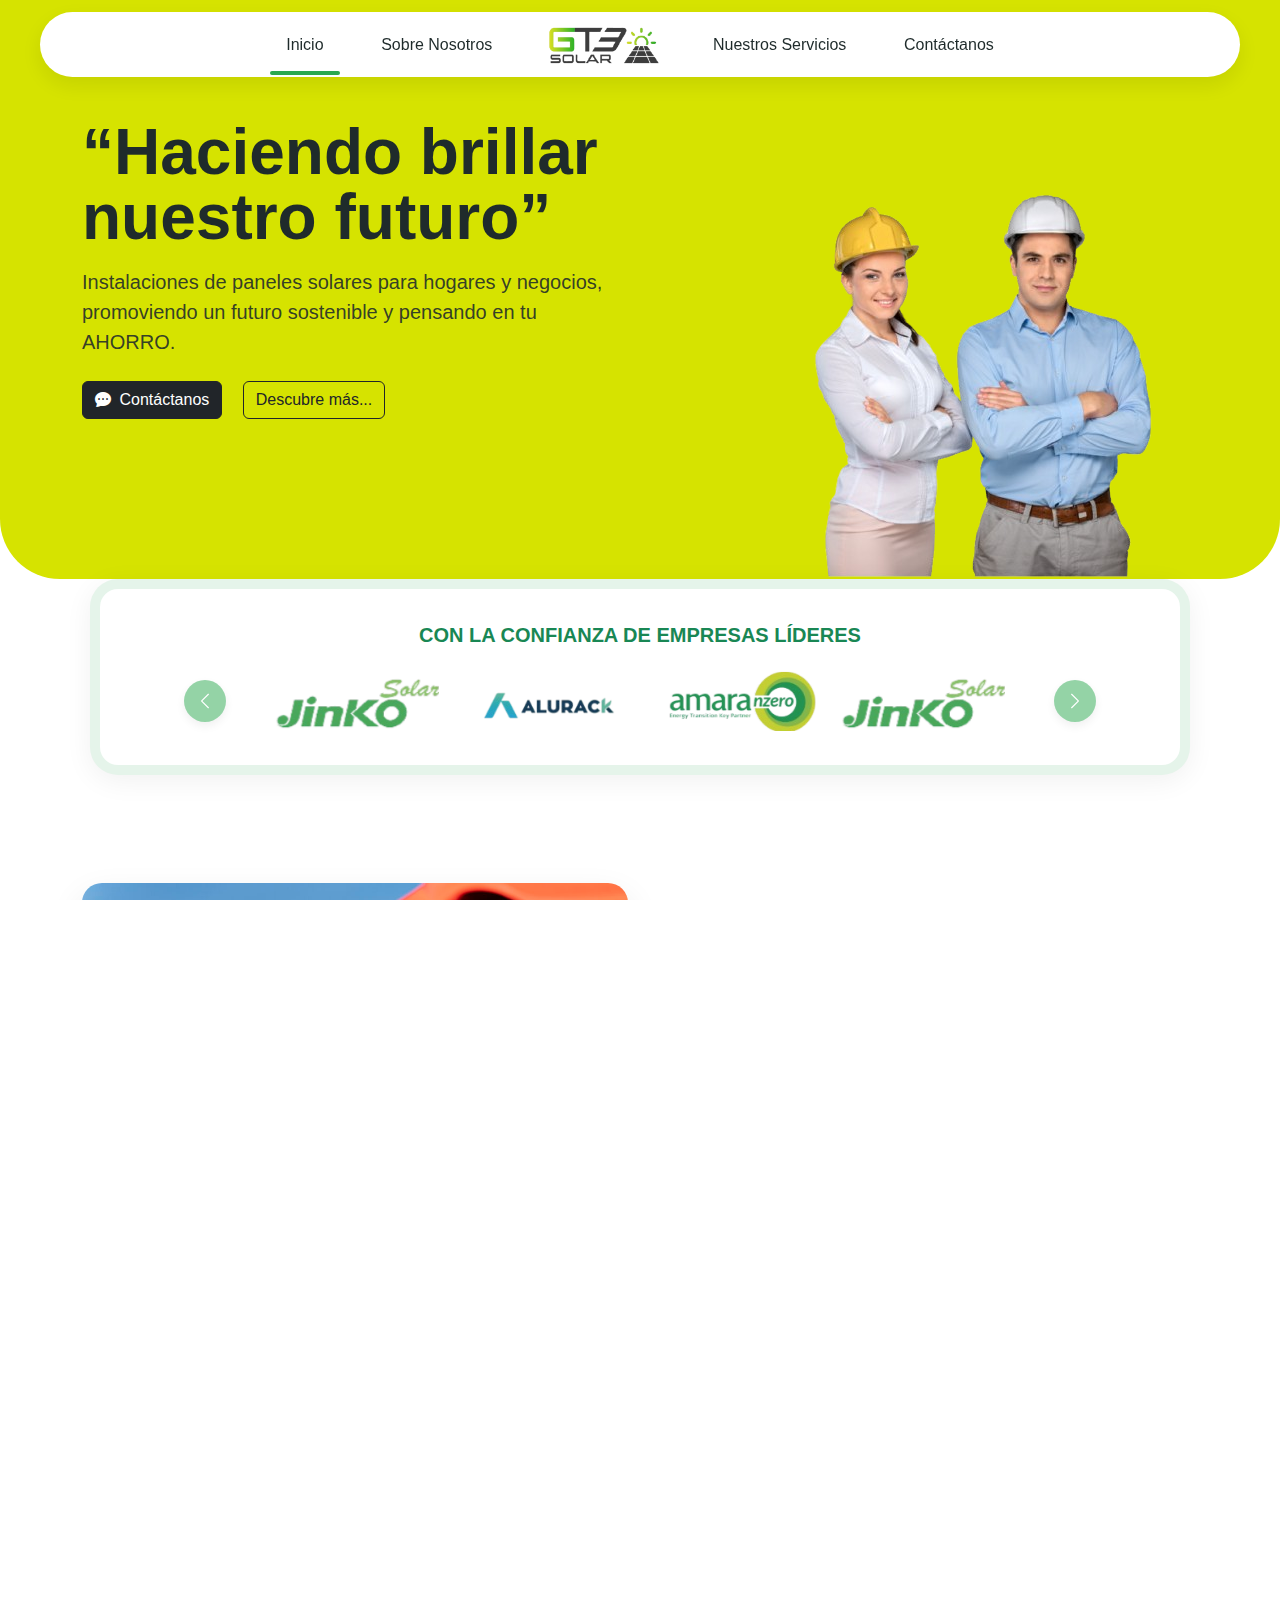
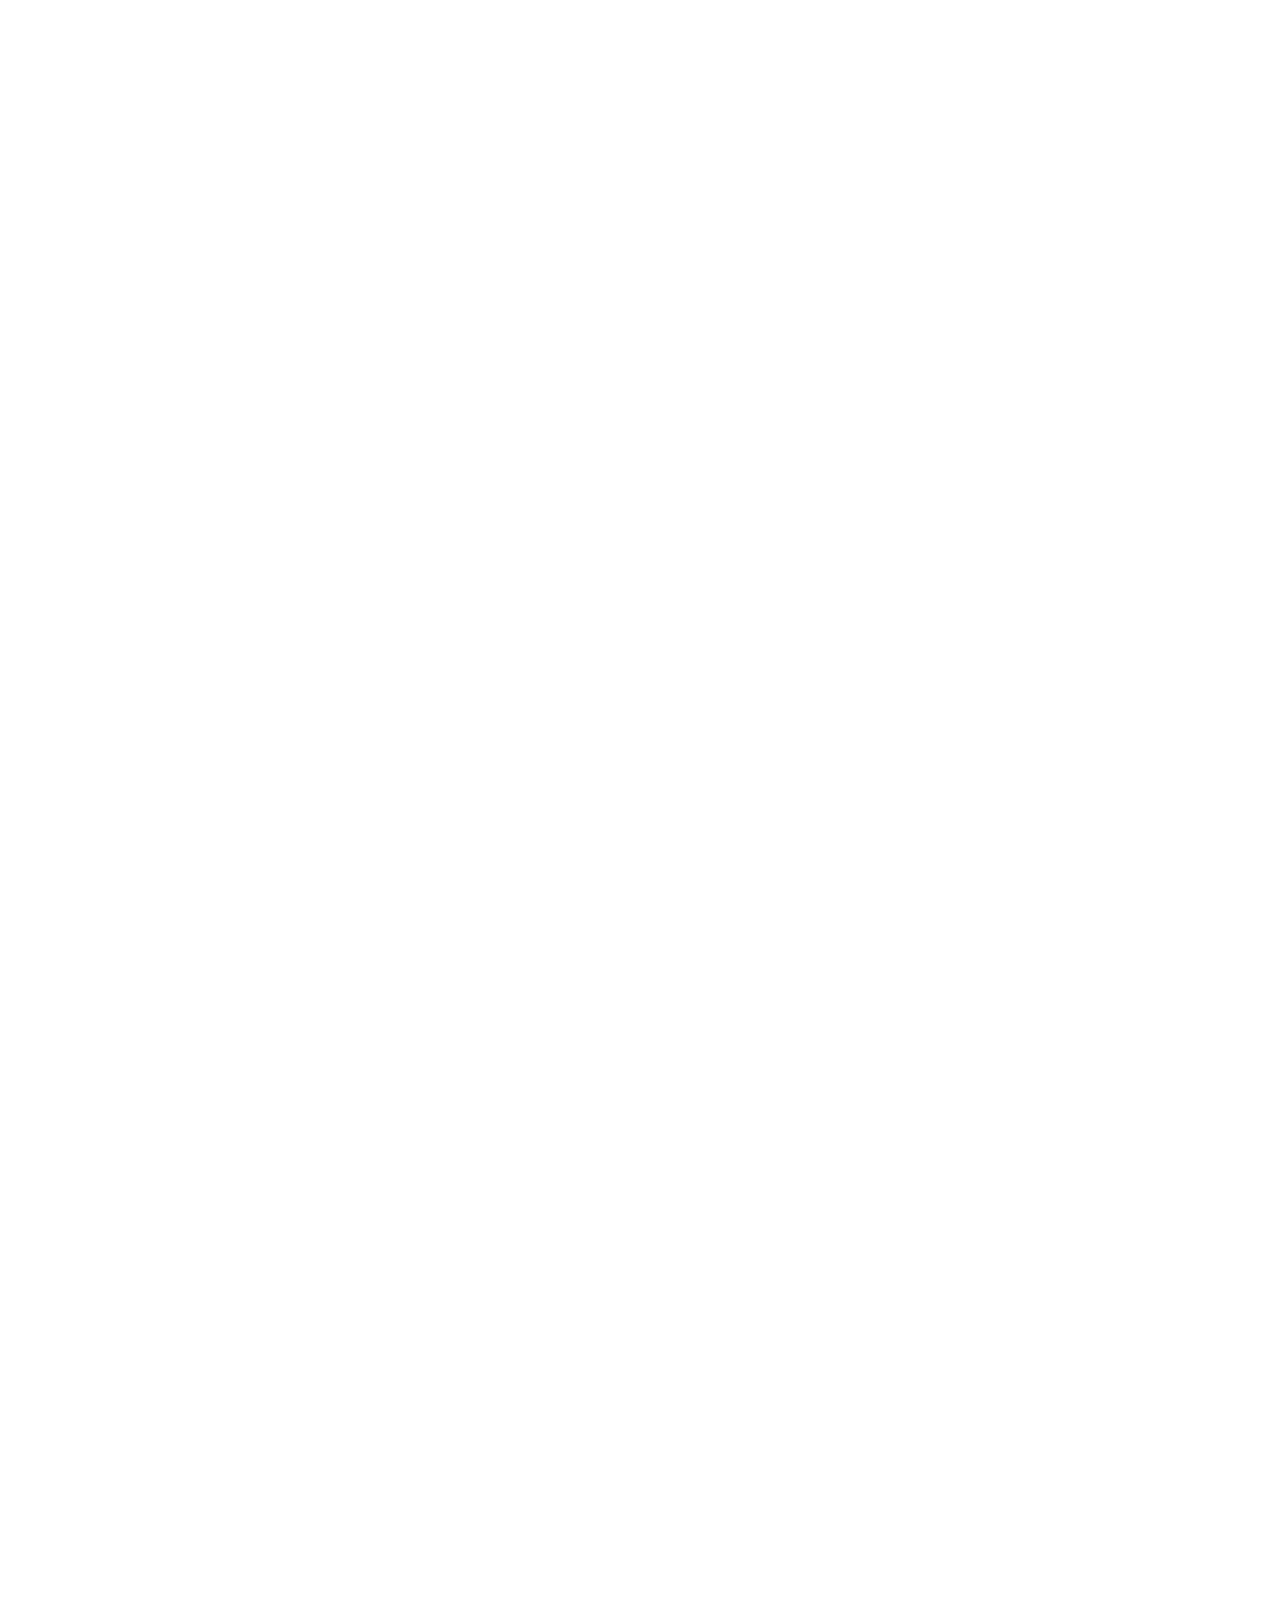
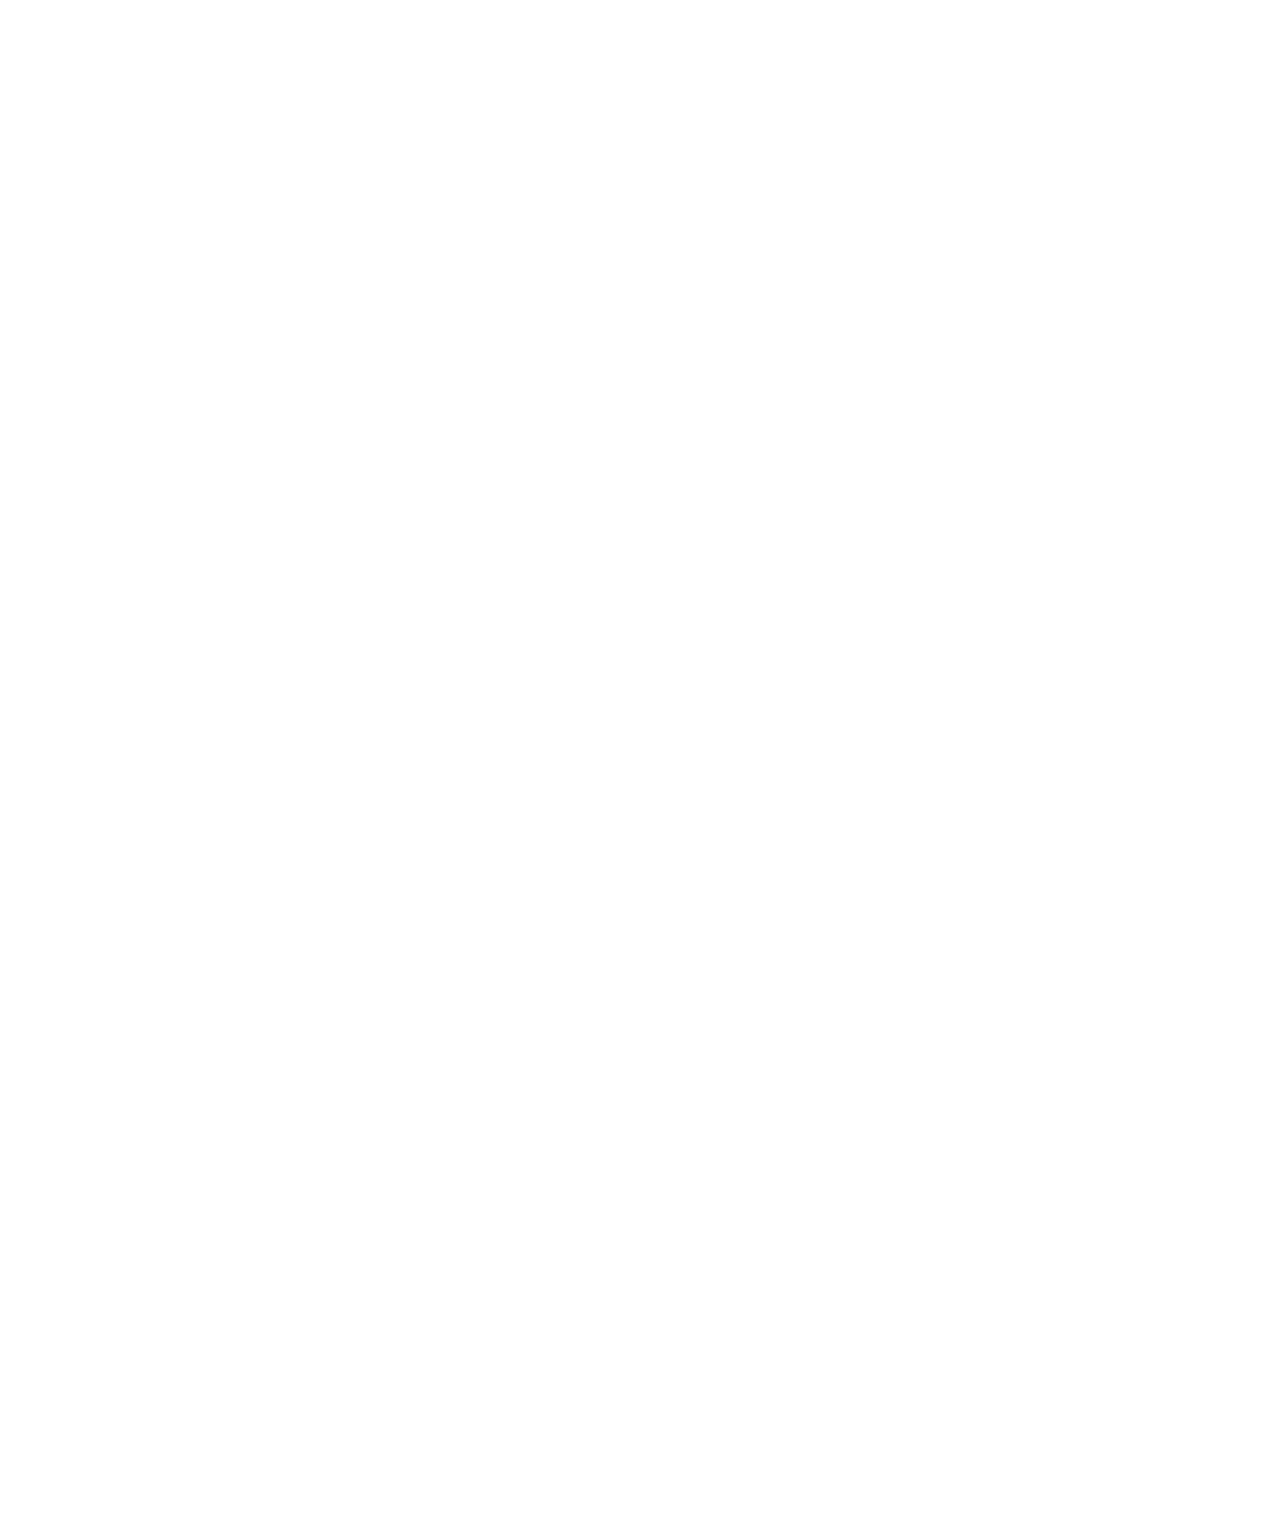
<file: index.html>
<!DOCTYPE html>
<html lang="es">

<head>
  <meta charset="utf-8" />
  <meta name="viewport" content="width=device-width, initial-scale=1" />
  <title>GT3 Solar</title>
  <link href="https://cdn.jsdelivr.net/npm/bootstrap@5.3.2/dist/css/bootstrap.min.css" rel="stylesheet">
  <link href="https://cdn.jsdelivr.net/npm/bootstrap-icons/font/bootstrap-icons.css" rel="stylesheet">
  <link rel="stylesheet" href="css/inicio.css">
</head>

<body>

  <!-- NAVBAR -->
  <nav class="custom-navbar fixed-top d-flex justify-content-center">
    <div class="navbar-container d-flex align-items-center">
      <ul class="nav me-auto">
        <li class="nav-item"><a href="index.html" class="nav-link active">Inicio</a></li>
        <li class="nav-item"><a href="nosotros.html" class="nav-link">Sobre Nosotros</a></li>
      </ul>

      <a href="index.html" class="navbar-logo mx-4">
        <img src="img/gt3-logo.png" alt="GT3 Solar" height="45">
      </a>

      <ul class="nav ms-auto">
        <li class="nav-item"><a href="servicios.html" class="nav-link">Nuestros Servicios</a></li>
        <li class="nav-item"><a href="contacto.html" class="nav-link">Contáctanos</a></li>
      </ul>
    </div>
  </nav>

  <!-- HERO -->
  <header id="inicio" class="hero d-flex align-items-center">
    <div class="container">
      <div class="row align-items-center">
        <div class="col-lg-6 text-center text-lg-start">
          <h1 class="fw-bold display-4">“Haciendo brillar nuestro futuro”</h1>
          <p class="lead mt-3">
            Instalaciones de paneles solares para hogares y negocios, promoviendo un futuro sostenible y pensando en tu
            AHORRO.
          </p>
          <div class="mt-4">
            <a href="contacto.html" class="btn btn-dark me-3"><i class="bi bi-chat-dots-fill me-1"></i> Contáctanos</a>
            <a href="servicios.html" class="btn btn-outline-dark">Descubre más...</a>
          </div>
        </div>
      </div>
    </div>
    <img src="img/inicio/avatar.png" alt="Equipo" class="hero-avatar d-none d-lg-block">
  </header>

  <!-- CARRUSEL -->
  <section class="partners-section">
    <div class="container">
      <div class="partners-box mx-auto">
        <h5 class="text-center text-success fw-bold mb-4">CON LA CONFIANZA DE EMPRESAS LÍDERES</h5>
        <div id="logosCarousel" class="carousel slide" data-bs-ride="carousel">
          <div class="carousel-inner">
            <div class="carousel-item active">
              <div class="d-flex justify-content-center align-items-center gap-4 flex-wrap">
                <img src="img/inicio/slide1.png" alt="slide1" class="partner-logo">
                <img src="img/inicio/slide2.png" alt="slide2" class="partner-logo">
                <img src="img/inicio/slide3.png" alt="slide3" class="partner-logo">
                <img src="img/inicio/slide4.png" alt="slide4" class="partner-logo">
              </div>
            </div>
            <div class="carousel-item">
              <div class="d-flex justify-content-center align-items-center gap-4 flex-wrap">
                <img src="img/inicio/slide1.png" alt="slide1" class="partner-logo">
                <img src="img/inicio/slide2.png" alt="slide2" class="partner-logo">
                <img src="img/inicio/slide3.png" alt="slide3" class="partner-logo">
                <img src="img/inicio/slide4.png" alt="slide4" class="partner-logo">
              </div>
            </div>
          </div>
          <button class="carousel-control-prev" type="button" data-bs-target="#logosCarousel" data-bs-slide="prev">
            <span class="carousel-control-prev-icon" aria-hidden="true"></span>
            <span class="visually-hidden">Anterior</span>
          </button>
          <button class="carousel-control-next" type="button" data-bs-target="#logosCarousel" data-bs-slide="next">
            <span class="carousel-control-next-icon" aria-hidden="true"></span>
            <span class="visually-hidden">Siguiente</span>
          </button>
        </div>
      </div>
    </div>
  </section>

  <!--SECCIÓN 1-->
  <section class="expert-section py-5">
    <div class="container">
      <div class="row align-items-center">
        <div class="col-lg-6 mb-4 mb-lg-0">
          <div class="expert-media image-with-overlay">
            <img src="img/inicio/img1.jpg" alt="Expertos en energía solar GT3">
          </div>
          <div class="expert-media">
            <div class="video-container">
              <iframe src="https://www.youtube.com/embed/qdsPABDiFJ0?si=ZDQ8kpb9rs4C-Lr2" title="Video de GT3 Solar"
                allow="accelerometer; autoplay; clipboard-write; encrypted-media; gyroscope; picture-in-picture"
                allowfullscreen>
              </iframe>
            </div>
          </div>
        </div>
        <div class="col-lg-6">
          <h2 class="fw-bold mb-4">¡Somos expertos en las soluciones de energía solar para hogar y negocio!</h2>
          <p class="mb-3">GT3 Solar no solo se destaca por su trayectoria impresionante en la instalación de
            infraestructuras solares, sino también por su compromiso genuino con la sostenibilidad y la protección
            medioambiental.</p>
          <p class="mb-3">La empresa ha sido pionera en el desarrollo de soluciones energéticas solares innovadoras y
            eficientes, con el objetivo de impulsar la transición hacia un futuro más limpio y sostenible.</p>
          <p class="mb-0">Con años de experiencia en el sector, el equipo de expertos de GT3 Solar se ha consolidado
            como una referencia en el mercado de las energías renovables. Gracias a su enfoque integral y su atención
            personalizada, la compañía ha logrado diseñar e implementar sistemas solares a medida para hogares,
            negocios e industrias de todo tipo.</p>
        </div>
      </div>
    </div>
  </section>

  <!-- SECCIÓN DE SERVICIOS -->
  <section class="services-section py-5">
    <div class="container">
      <div class="section-header">
        <h2>Nuestros Servicios Destacados</h2>
        <p>En GT3 SOLAR, brindamos soluciones energéticas para tu hogar y negocio.</p>
      </div>
      <div class="row">
        <div class="col-md-6 col-lg-3 mb-4">
          <div class="service-card">
            <div class="service-image">
              <img src="img/servicios/servicio1.png" alt="Asesoría Personalizada">
            </div>
            <div class="service-content">
              <h3>Asesoría Personalizada</h3>
              <p>Ofrecemos asesoría personalizada para ayudarte a encontrar la mejor solución solar para tus
                necesidades.</p>
              <a href="#" class="service-link">Ver más</a>
            </div>
          </div>
        </div>
        <div class="col-md-6 col-lg-3 mb-4">
          <div class="service-card">
            <div class="service-image">
              <img src="img/servicios/servicio2.png" alt="Instalación de paneles solares">
            </div>
            <div class="service-content">
              <h3>Instalación</h3>
              <p>Nuestro equipo de expertos se encarga de la instalación de sistemas solares eficientes y de alta
                calidad.</p>
              <a href="#" class="service-link">Ver más</a>
            </div>
          </div>
        </div>
        <div class="col-md-6 col-lg-3 mb-4">
          <div class="service-card">
            <div class="service-image">
              <img src="img/servicios/servicio3.png" alt="Ingeniería y Diseño">
            </div>
            <div class="service-content">
              <h3>Ingeniería y Diseño</h3>
              <p>Utilizamos los motores de software más innovadores y especializados del mercado, así como las
                herramientas adecuadas.</p>
              <a href="#" class="service-link">Ver más</a>
            </div>
          </div>
        </div>
        <div class="col-md-6 col-lg-3 mb-4">
          <div class="service-card">
            <div class="service-image">
              <img src="img/servicios/servicio4.png" alt="Mantenimiento de paneles solares">
            </div>
            <div class="service-content">
              <h3>Mantenimiento</h3>
              <p>Ofrecemos servicios de mantenimiento y reparación para garantizar el funcionamiento óptimo de tus
                paneles solares.</p>
              <a href="#" class="service-link">Ver más</a>
            </div>
          </div>
        </div>
      </div>
      <div class="text-center mt-4">
        <a href="servicios.html" class="all-services-link">Ver todos los servicios</a>
      </div>
    </div>
  </section>

  <!-- SECCIÓN: Por Qué Elegir GT3Solar -->
  <section class="why-choose-section py-5">
    <div class="container">
      <div class="why-choose-header">
        <h2>Por Qué Elegir GT3Solar</h2>
        <p>Somos tu socio ideal para la innovación y el crecimiento sostenible.</p>
      </div>
      <div class="row">
        <div class="col-md-4 mb-4">
          <div class="feature-card">
            <div class="feature-icon">
              <i class="bi bi-award"></i>
            </div>
            <h3>Experiencia y Trayectoria</h3>
            <p>GT3 Solar cuenta con una trayectoria impresionante en la instalación de infraestructuras solares.
            </p>
          </div>
        </div>
        <div class="col-md-4 mb-4">
          <div class="feature-card">
            <div class="feature-icon">
              <i class="bi bi-tree"></i>
            </div>
            <h3>Compromiso con la Sostenibilidad</h3>
            <p>GT3 Solar está comprometido con la sostenibilidad y la protección del medio ambiente.</p>
          </div>
        </div>
        <div class="col-md-4 mb-4">
          <div class="feature-card">
            <div class="feature-icon">
              <i class="bi bi-gear"></i>
            </div>
            <h3>Servicios Integrales</h3>
            <p>GT3 Solar ofrece asesoría, instalación, mantenimiento y reparación de sistemas solares.</p>
          </div>
        </div>
      </div>
    </div>
  </section>

  <!-- SECCIÓN: Proyectos Destacados -->
  <section class="projects-section py-5">
    <div class="container">
      <div class="projects-header">
        <h2>Proyectos Destacados</h2>
        <p>Descubre nuestros proyectos principales de transformación</p>
      </div>
      <div class="row">
        <div class="col-lg-4 col-md-6 mb-4">
          <div class="project-card">
            <div class="project-content">
              <h3>Proyectos Residenciales</h3>
              <p>Implementamos contratos de mantenimiento a largo plazo que generan tranquilidad y
                confiabilidad, extendiendo la vida útil de cada proyecto energético y maximizando su rendimiento
                y eficacia a lo largo del tiempo.</p>
              <div class="project-features">
                <div class="project-feature">
                  <i class="bi bi-check-circle-fill"></i>
                  <span>Mantenimiento a largo plazo</span>
                </div>
                <div class="project-feature">
                  <i class="bi bi-check-circle-fill"></i>
                  <span>Maximización de rendimiento</span>
                </div>
                <div class="project-feature">
                  <i class="bi bi-check-circle-fill"></i>
                  <span>Extensión de vida útil</span>
                </div>
              </div>
            </div>
          </div>
        </div>
        <div class="col-lg-4 col-md-6 mb-4">
          <div class="project-card">
            <div class="project-content">
              <h3>Proyectos Comerciales</h3>
              <p>Con una vigilancia ininterrumpida y detección temprana de anomalías, garantizamos que los
                sistemas funcionen a su óptimo potencial y con la máxima seguridad. Nuestro equipo realiza un
                monitoreo constante de los sistemas.</p>
              <div class="project-features">
                <div class="project-feature">
                  <i class="bi bi-check-circle-fill"></i>
                  <span>Vigilancia ininterrumpida</span>
                </div>
                <div class="project-feature">
                  <i class="bi bi-check-circle-fill"></i>
                  <span>Detección temprana de anomalías</span>
                </div>
                <div class="project-feature">
                  <i class="bi bi-check-circle-fill"></i>
                  <span>Monitoreo constante</span>
                </div>
              </div>
            </div>
          </div>
        </div>
        <div class="col-lg-4 col-md-6 mb-4">
          <div class="project-card">
            <div class="project-content">
              <h3>Proyectos Industriales</h3>
              <p>Análisis detallado de viabilidad y diseño enfocado en la eficiencia y el retorno sobre la
                inversión. Instalación precisa de paneles solares adaptados a las dimensiones y características
                de infraestructuras industriales.</p>
              <div class="project-features">
                <div class="project-feature">
                  <i class="bi bi-check-circle-fill"></i>
                  <span>Análisis de viabilidad</span>
                </div>
                <div class="project-feature">
                  <i class="bi bi-check-circle-fill"></i>
                  <span>Diseño enfocado en eficiencia</span>
                </div>
                <div class="project-feature">
                  <i class="bi bi-check-circle-fill"></i>
                  <span>Instalación precisa</span>
                </div>
              </div>
            </div>
          </div>
        </div>
      </div>
    </div>
  </section>

  <!-- SECCIÓN: Call to Action -->
  <section class="cta-section py-5">
    <div class="cta-pattern"></div>
    <div class="container">
      <div class="cta-content">
        <h2>¿Listo para transformar tu negocio?</h2>
        <p>Contáctanos para una consulta y descubre cómo podemos ayudarte</p>
        <a href="contacto.html" class="cta-button">Contáctanos</a>
      </div>
    </div>
  </section>

  <footer class="footer">
    <div class="container">
      <div class="footer-container">
        <div class="footer-column">
          <div class="footer-logo">
            <img src="img/gt3-logo.png" alt="GT3 Solar">
          </div>
          <p class="footer-tagline">SOLUCIONES INTELIGENTES PARA EMPRESAS MODERNAS</p>
          <p class="footer-description">Innovación, calidad y excelencia en cada proyecto. Especialistas en
            energía solar con años de experiencia.</p>
          <div class="footer-social">
            <a href="#"><i class="bi bi-facebook"></i></a>
            <a href="#"><i class="bi bi-twitter-x"></i></a>
            <a href="#"><i class="bi bi-linkedin"></i></a>
            <a href="#"><i class="bi bi-instagram"></i></a>
          </div>
        </div>
        <div class="footer-column">
          <h4>ENLACES RÁPIDOS</h4>
          <ul class="footer-links">
            <li><a href="index.html">Inicio</a></li>
            <li><a href="nosotros.html">Sobre Nosotros</a></li>
            <li><a href="servicios.html">Servicios</a></li>
            <li><a href="contacto.html">Contacto</a></li>
          </ul>
        </div>
        <div class="footer-column">
          <h4>SERVICIOS</h4>
          <ul class="footer-links">
            <li><a href="servicios.html">Residenciales</a></li>
            <li><a href="servicios.html">Empresariales</a></li>
            <li><a href="servicios.html">Mantenimiento</a></li>
            <li><a href="servicios.html">Consultorías</a></li>
          </ul>
        </div>
        <div class="footer-column">
          <h4>CONTACTO</h4>
          <ul class="footer-links">
            <li><a href="tel:+50322223333"><i class="bi bi-telephone me-2"></i>+503 2222-3333</a></li>
            <li><a href="mailto:contacto@gt3solar.com"><i class="bi bi-envelope me-2"></i>contacto@gt3solar.com</a></li>
            <li><a href="#"><i class="bi bi-geo-alt me-2"></i>San Salvador, El Salvador</a></li>
            <li><a href="contacto.html#faq"><i class="bi bi-question-circle me-2"></i>Preguntas Frecuentes</a></li>
          </ul>
        </div>
      </div>
    </div>

    <!-- Copyright -->
    <div class="footer-copyright">
      <div class="container">
        <p>© 2025 GT3 Solar. Todos los derechos reservados.</p>
      </div>
    </div>
  </footer>

  <!-- Scroll suave para navegación -->
  <script src="js/smooth-scroll.js"></script>

  <!-- Animaciones al hacer scroll -->
  <script src="js/scroll-animations.js"></script>

  <script src="https://cdn.jsdelivr.net/npm/bootstrap@5.3.2/dist/js/bootstrap.bundle.min.js"></script>
</body>

</html>
</file>
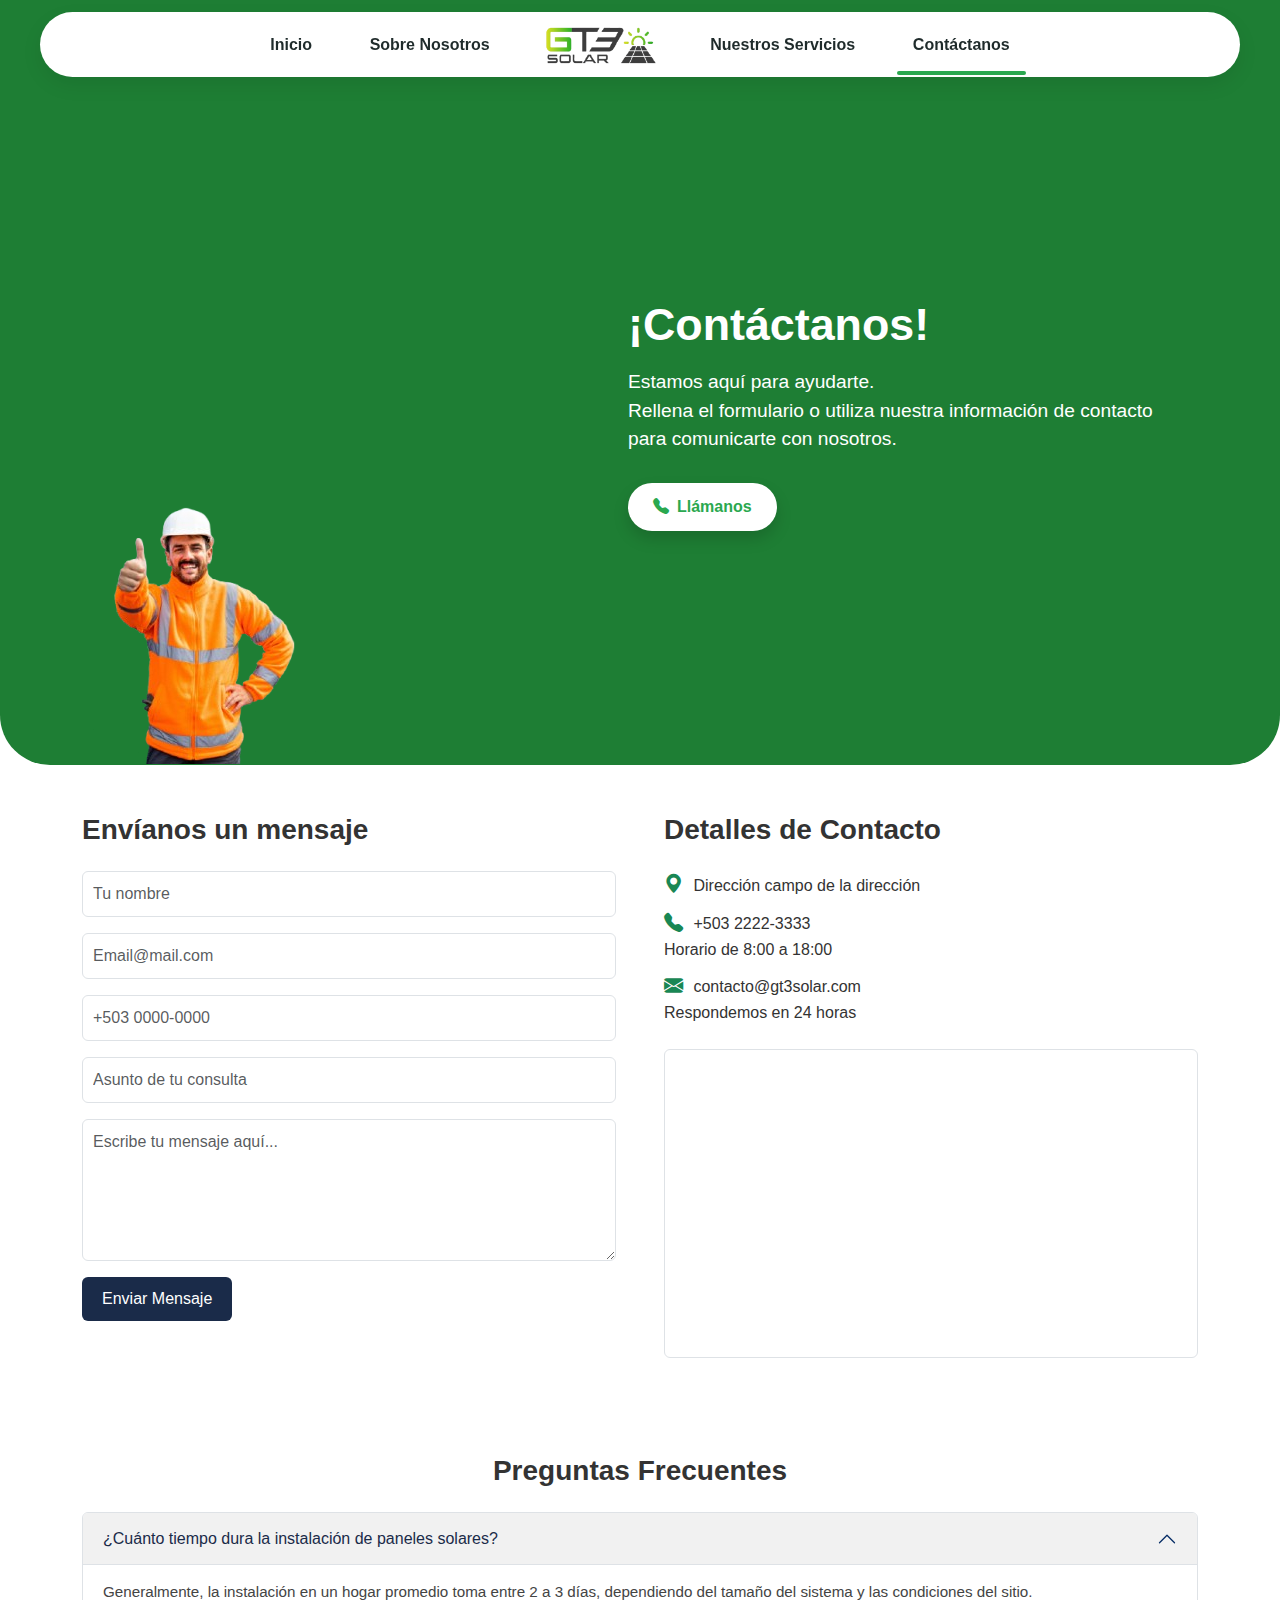
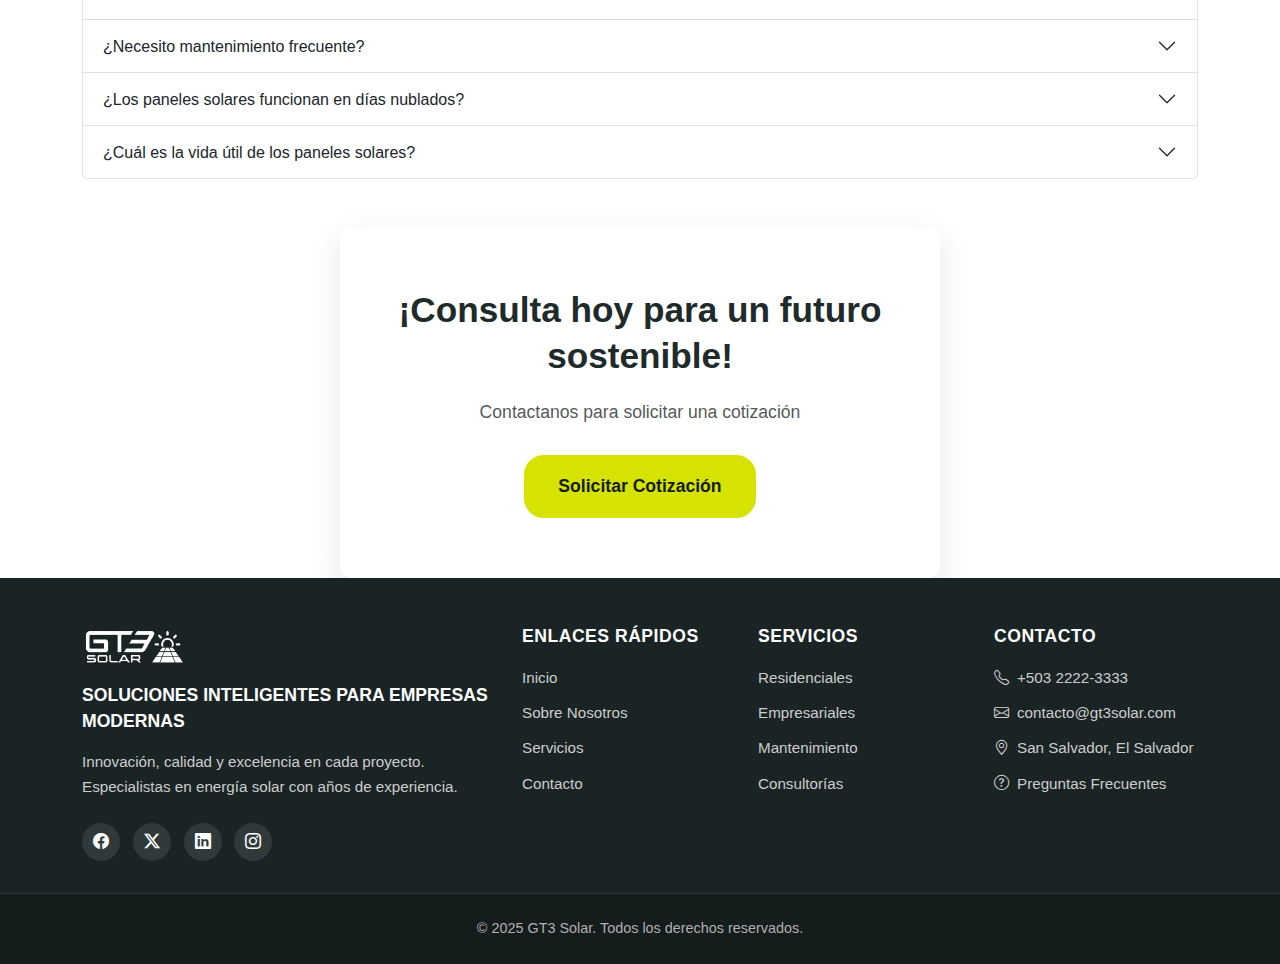
<file: contacto.html>
<!DOCTYPE html>
<html lang="es">

<head>
  <meta charset="utf-8" />
  <meta name="viewport" content="width=device-width, initial-scale=1" />
  <title>GT3 Solar - Contacto</title>
  <link href="https://cdn.jsdelivr.net/npm/bootstrap@5.3.2/dist/css/bootstrap.min.css" rel="stylesheet">
  <link href="https://cdn.jsdelivr.net/npm/bootstrap-icons/font/bootstrap-icons.css" rel="stylesheet">
  <link rel="stylesheet" href="css/contacto.css">
</head>

<body>

  <!-- NAVBAR -->
  <nav class="custom-navbar fixed-top d-flex justify-content-center">
    <div class="navbar-container d-flex align-items-center">
      <ul class="nav me-auto">
        <li class="nav-item"><a href="index.html" class="nav-link">Inicio</a></li>
        <li class="nav-item"><a href="nosotros.html" class="nav-link">Sobre Nosotros</a></li>
      </ul>

      <a href="index.html" class="navbar-logo mx-4">
        <img src="img/gt3-logo.png" alt="GT3 Solar" height="45">
      </a>

      <ul class="nav ms-auto">
        <li class="nav-item"><a href="servicios.html" class="nav-link">Nuestros Servicios</a></li>
        <li class="nav-item"><a href="contacto.html" class="nav-link active">Contáctanos</a></li>
      </ul>
    </div>
  </nav>

  <header id="contacto-hero" class="hero">
    <div class="container">
      <div class="row align-items-center">
        <div class="col-lg-6 d-flex justify-content-start mb-4 mb-lg-0">
          <img src="img/contacto/avatar.png" alt="Trabajador" class="hero-avatar">
        </div>
        <div class="col-lg-6 text-section">
          <h1 class="fw-bold">¡Contáctanos!</h1>
          <p>
            Estamos aquí para ayudarte.<br>
            Rellena el formulario o utiliza nuestra información de contacto para comunicarte con nosotros.
          </p>
          <div class="mt-3">
            <a href="tel:+50300000000" class="btn btn-light shadow">
              <i class="bi bi-telephone-fill me-2"></i>Llámanos
            </a>
          </div>
        </div>
      </div>
    </div>
  </header>

  <!-- SECCIÓN CONTACTO -->
  <section id="contacto" class="py-5">
    <div class="container">
      <div class="row g-5">
        <div class="col-lg-6">
          <h3 class="mb-4">Envíanos un mensaje</h3>
          <form>
            <div class="mb-3">
              <input type="text" class="form-control" placeholder="Tu nombre" required>
            </div>
            <div class="mb-3">
              <input type="email" class="form-control" placeholder="Email@mail.com" required>
            </div>
            <div class="mb-3">
              <input type="tel" class="form-control" placeholder="+503 0000-0000">
            </div>
            <div class="mb-3">
              <input type="text" class="form-control" placeholder="Asunto de tu consulta">
            </div>
            <div class="mb-3">
              <textarea class="form-control" rows="5" placeholder="Escribe tu mensaje aquí..."></textarea>
            </div>
            <button type="submit" class="btn btn-dark">Enviar Mensaje</button>
          </form>
        </div>

        <!-- Datos de contacto -->
        <div class="col-lg-6">
          <h3 class="mb-4">Detalles de Contacto</h3>
          <p><i class="bi bi-geo-alt-fill text-success"></i> Dirección campo de la dirección</p>
          <p><i class="bi bi-telephone-fill text-success"></i> +503 2222-3333 <br>Horario de 8:00 a 18:00</p>
          <p><i class="bi bi-envelope-fill text-success"></i> contacto@gt3solar.com <br>Respondemos en 24 horas</p>
          <div class="map border rounded mt-4">
            <iframe
              src="https://www.google.com/maps/embed?pb=!1m18!1m12!1m3!1d3876.5117776601!2d-89.21819142593002!3d13.6929401983308!2m3!1f0!2f0!3f0!3m2!1i1024!2i768!4f13.1!3m3!1m2!1s0x8f633069b38f4d2b%3A0x8d3d9c87e4d65b6a!2sSan%20Salvador%2C%20El%20Salvador!5e0!3m2!1ses!2ssv!4v1694281122334!5m2!1ses!2ssv"
              width="100%" height="300" style="border:0;" allowfullscreen="" loading="lazy"
              referrerpolicy="no-referrer-when-downgrade">
            </iframe>
          </div>
        </div>
      </div>
    </div>
  </section>


  <!--Preguntas y respuestas frecuentes -->
  <section id="faq" class="faq py-5">
    <div class="container">
      <h3 class="text-center mb-4">Preguntas Frecuentes</h3>
      <div class="accordion" id="faqAccordion">

        <div class="accordion-item">
          <h2 class="accordion-header">
            <button class="accordion-button" type="button" data-bs-toggle="collapse" data-bs-target="#faq1">
              ¿Cuánto tiempo dura la instalación de paneles solares?
            </button>
          </h2>
          <div id="faq1" class="accordion-collapse collapse show" data-bs-parent="#faqAccordion">
            <div class="accordion-body">
              Generalmente, la instalación en un hogar promedio toma entre 2 a 3 días, dependiendo del tamaño del
              sistema y las condiciones del sitio.
            </div>
          </div>
        </div>

        <div class="accordion-item">
          <h2 class="accordion-header">
            <button class="accordion-button collapsed" type="button" data-bs-toggle="collapse" data-bs-target="#faq2">
              ¿Necesito mantenimiento frecuente?
            </button>
          </h2>
          <div id="faq2" class="accordion-collapse collapse" data-bs-parent="#faqAccordion">
            <div class="accordion-body">
              Los paneles solares requieren un mantenimiento mínimo, como limpieza periódica para retirar polvo y
              suciedad, y revisiones técnicas cada cierto tiempo.
            </div>
          </div>
        </div>

        <div class="accordion-item">
          <h2 class="accordion-header">
            <button class="accordion-button collapsed" type="button" data-bs-toggle="collapse" data-bs-target="#faq3">
              ¿Los paneles solares funcionan en días nublados?
            </button>
          </h2>
          <div id="faq3" class="accordion-collapse collapse" data-bs-parent="#faqAccordion">
            <div class="accordion-body">
              Sí, aunque generan menos energía que en días soleados, los paneles solares siguen produciendo electricidad
              con luz difusa.
            </div>
          </div>
        </div>

        <div class="accordion-item">
          <h2 class="accordion-header">
            <button class="accordion-button collapsed" type="button" data-bs-toggle="collapse" data-bs-target="#faq4">
              ¿Cuál es la vida útil de los paneles solares?
            </button>
          </h2>
          <div id="faq4" class="accordion-collapse collapse" data-bs-parent="#faqAccordion">
            <div class="accordion-body">
              La mayoría de los paneles solares tienen una vida útil de 25 a 30 años, manteniendo al menos el 80% de su
              eficiencia.
            </div>
          </div>
        </div>

      </div>
    </div>
  </section>


  <!-- SECCIÓN: Solicitud de Cotización -->
  <section class="quote-section">
    <div class="quote-container">
      <h1 class="quote-title">¡Consulta hoy para un futuro sostenible!</h1>
      <p class="quote-subtitle">Contactanos para solicitar una cotización</p>
      <a href="contacto.html" class="quote-btn">Solicitar Cotización</a>
    </div>
  </section>

  <!-- FOOTER -->
  <footer class="footer">
    <div class="container">
      <div class="footer-container">
        <div class="footer-column">
          <div class="footer-logo">
            <img src="img/gt3-logo.png" alt="GT3 Solar">
          </div>
          <p class="footer-tagline">SOLUCIONES INTELIGENTES PARA EMPRESAS MODERNAS</p>
          <p class="footer-description">Innovación, calidad y excelencia en cada proyecto. Especialistas en
            energía solar con años de experiencia.</p>
          <div class="footer-social">
            <a href="#"><i class="bi bi-facebook"></i></a>
            <a href="#"><i class="bi bi-twitter-x"></i></a>
            <a href="#"><i class="bi bi-linkedin"></i></a>
            <a href="#"><i class="bi bi-instagram"></i></a>
          </div>
        </div>
        <div class="footer-column">
          <h4>ENLACES RÁPIDOS</h4>
          <ul class="footer-links">
            <li><a href="index.html">Inicio</a></li>
            <li><a href="nosotros.html">Sobre Nosotros</a></li>
            <li><a href="servicios.html">Servicios</a></li>
            <li><a href="contacto.html">Contacto</a></li>
          </ul>
        </div>
        <div class="footer-column">
          <h4>SERVICIOS</h4>
          <ul class="footer-links">
            <li><a href="servicios.html">Residenciales</a></li>
            <li><a href="servicios.html">Empresariales</a></li>
            <li><a href="servicios.html">Mantenimiento</a></li>
            <li><a href="servicios.html">Consultorías</a></li>
          </ul>
        </div>
        <div class="footer-column">
          <h4>CONTACTO</h4>
          <ul class="footer-links">
            <li><a href="tel:+50322223333"><i class="bi bi-telephone me-2"></i>+503 2222-3333</a></li>
            <li><a href="mailto:contacto@gt3solar.com"><i class="bi bi-envelope me-2"></i>contacto@gt3solar.com</a></li>
            <li><a href="#"><i class="bi bi-geo-alt me-2"></i>San Salvador, El Salvador</a></li>
            <li><a href="contacto.html#faq"><i class="bi bi-question-circle me-2"></i>Preguntas Frecuentes</a></li>
          </ul>
        </div>
      </div>
    </div>

    <!-- Copyright -->
    <div class="footer-copyright">
      <div class="container">
        <p>© 2025 GT3 Solar. Todos los derechos reservados.</p>
      </div>
    </div>
  </footer>

  <!-- Scroll suave para navegación -->
  <script src="js/smooth-scroll.js"></script>

  <!-- Animaciones al hacer scroll -->
  <script src="js/scroll-animations.js"></script>

  <script src="https://cdn.jsdelivr.net/npm/bootstrap@5.3.2/dist/js/bootstrap.bundle.min.js"></script>

</body>

</html>
</file>
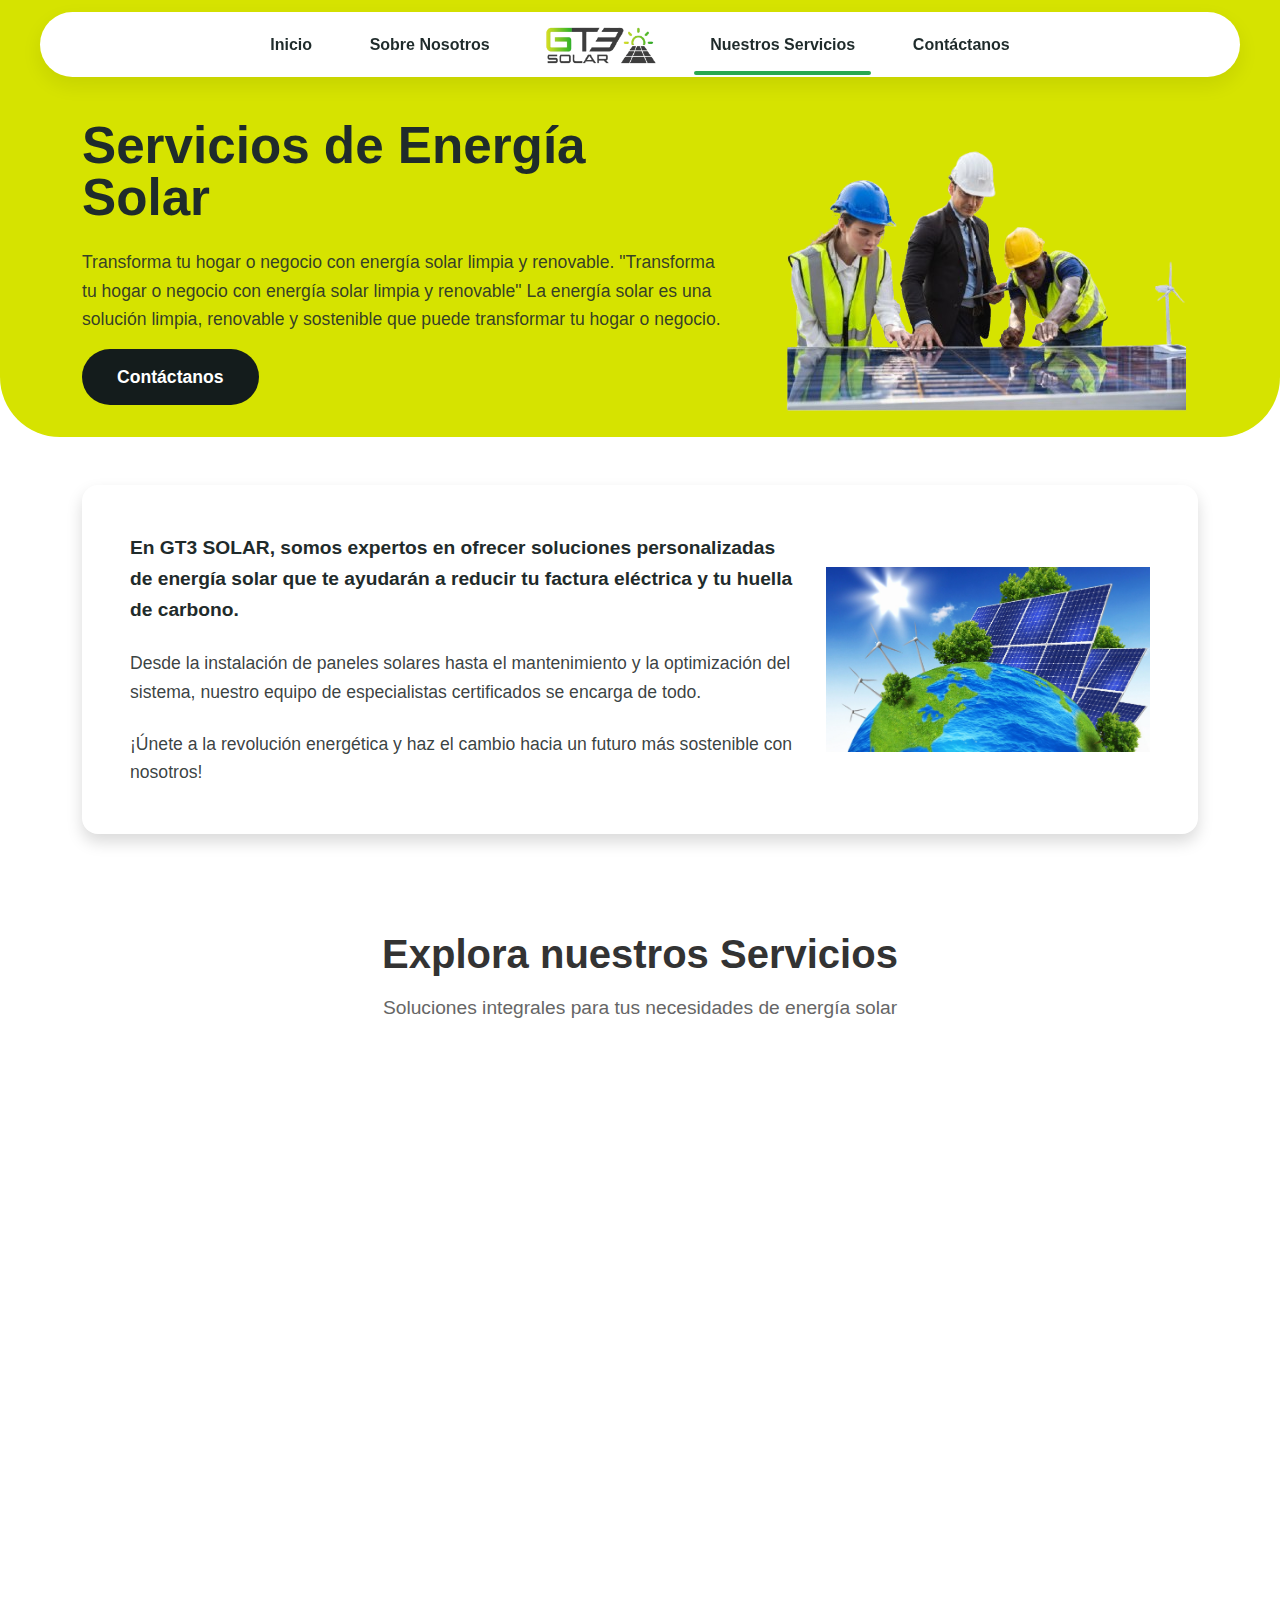
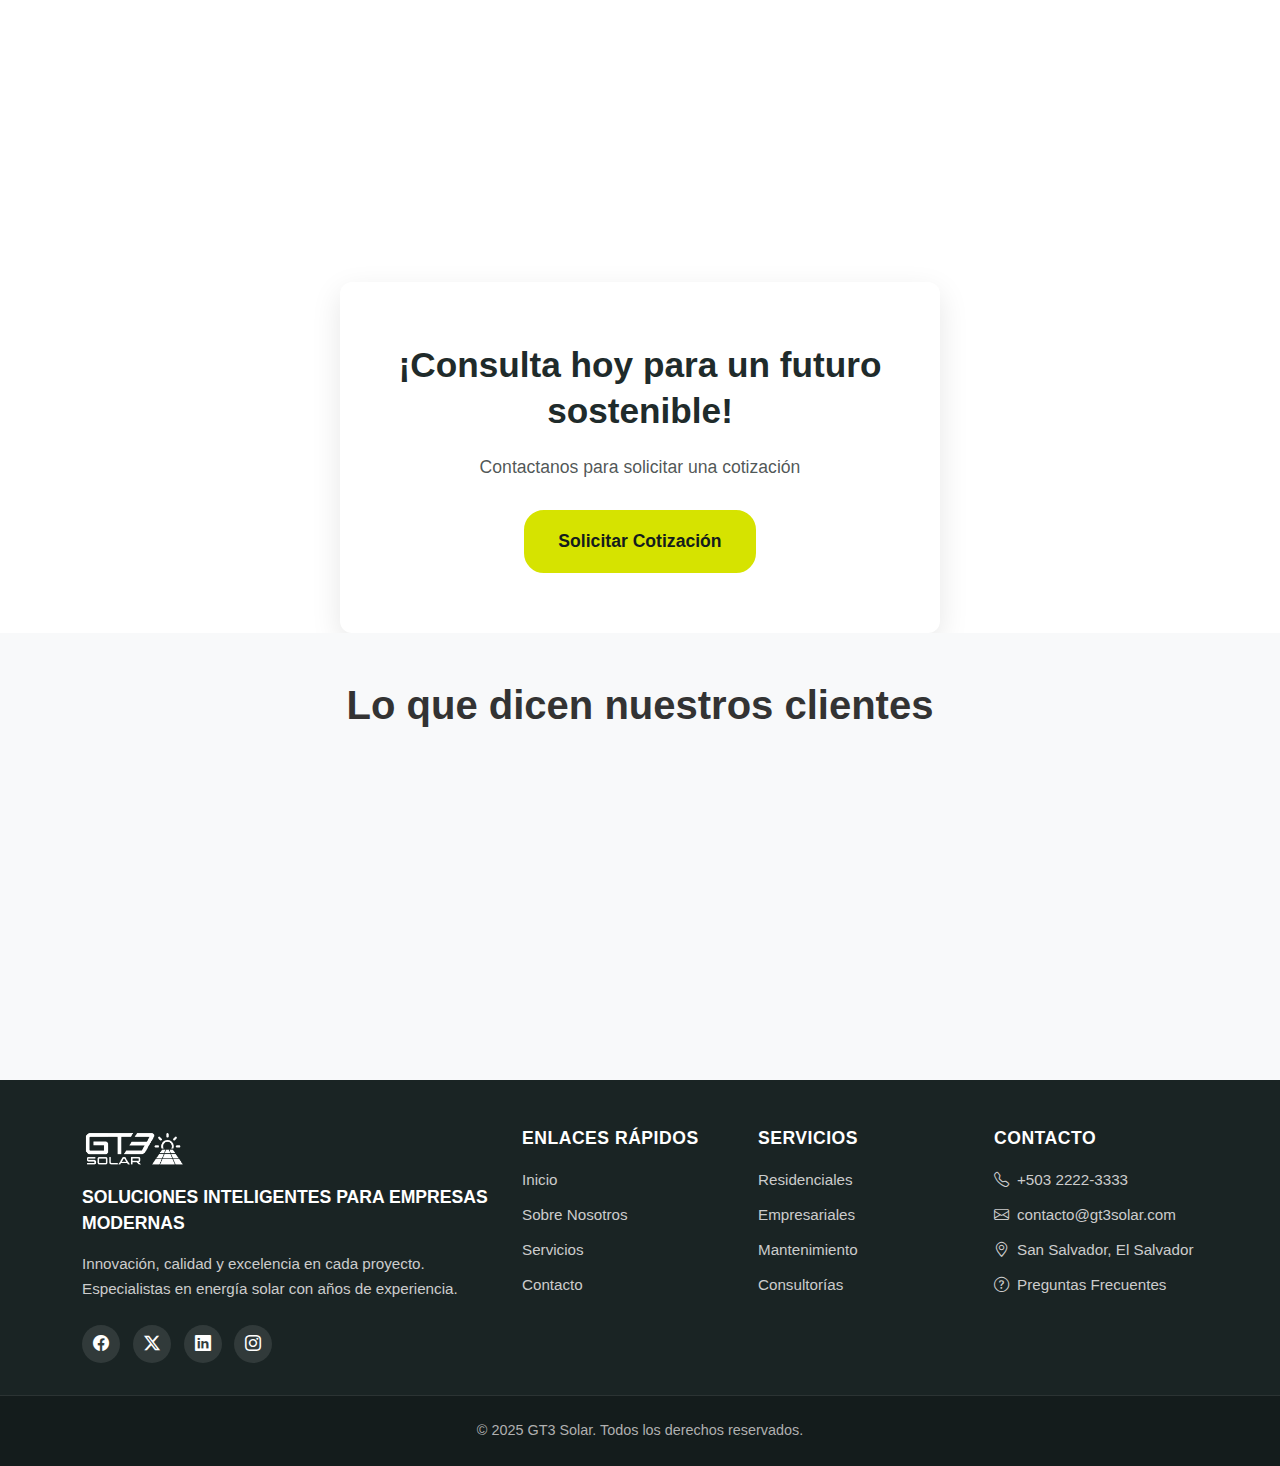
<file: servicios.html>
<!DOCTYPE html>
<html lang="es">

<head>
  <meta charset="UTF-8">
  <meta name="viewport" content="width=device-width, initial-scale=1.0">
  <title>GT3 Solar - Servicios</title>
  <link href="https://cdn.jsdelivr.net/npm/bootstrap@5.3.2/dist/css/bootstrap.min.css" rel="stylesheet">
  <link href="https://cdn.jsdelivr.net/npm/bootstrap-icons/font/bootstrap-icons.css" rel="stylesheet">
  <link rel="stylesheet" href="css/servicios.css">
</head>

<body>

  <!-- NAVBAR -->
  <nav class="custom-navbar fixed-top d-flex justify-content-center">
    <div class="navbar-container d-flex align-items-center">
      <ul class="nav me-auto">
        <li class="nav-item"><a href="index.html" class="nav-link">Inicio</a></li>
        <li class="nav-item"><a href="nosotros.html" class="nav-link">Sobre Nosotros</a></li>
      </ul>

      <a href="index.html" class="navbar-logo mx-4">
        <img src="img/gt3-logo.png" alt="GT3 Solar" height="45">
      </a>

      <ul class="nav ms-auto">
        <li class="nav-item"><a href="servicios.html" class="nav-link active">Nuestros Servicios</a></li>
        <li class="nav-item"><a href="contacto.html" class="nav-link">Contáctanos</a></li>
      </ul>
    </div>
  </nav>


  <!-- HERO SECTION -->
  <header id="inicio" class="hero-section">
    <div class="container">
      <div class="row align-items-center">
        <div class="col-lg-7">
          <h1>Servicios de Energía Solar</h1>
          <p>Transforma tu hogar o negocio con energía solar limpia y renovable.
            "Transforma tu hogar o negocio con energía solar limpia y renovable"
            La energía solar es una solución limpia, renovable y sostenible que puede transformar tu hogar o negocio.
          </p>
          <a href="contacto.html" class="btn btn-primary">Contáctanos</a>
        </div>
        <div class="col-lg-5 position-relative">
          <img src="img/servicios/img 3.png" alt="Paneles solares" class="img-fluid hero-avatar">
        </div>
      </div>
    </div>
  </header>

  <!-- SECCIÓN INTRODUCTORIA  -->
  <section class="intro-section py-5">
    <div class="container">
      <div class="card shadow border-0 rounded-4">
        <div class="card-body p-5">
          <div class="row align-items-center">
            <div class="col-lg-8">
              <p class="lead mb-4">En GT3 SOLAR, somos expertos en ofrecer soluciones personalizadas de energía solar
                que te ayudarán a reducir tu factura eléctrica y tu huella de carbono.</p>
              <p class="mb-4">Desde la instalación de paneles solares hasta el mantenimiento y la optimización del
                sistema, nuestro equipo de especialistas certificados se encarga de todo.</p>
              <p class="mb-0">¡Únete a la revolución energética y haz el cambio hacia un futuro más sostenible con
                nosotros!</p>
            </div>
            <div class="col-lg-4 text-center">
              <img src="img/servicios/image.png" alt="Icono de energía solar" class="img-fluid"
                style="max-height: 200px;">
            </div>
          </div>
        </div>
      </div>
    </div>
  </section>

  <!-- SERVICIOS  -->
  <section id="servicios" class="services-section py-5">
    <div class="container">
      <div class="text-center mb-5">
        <h2>Explora nuestros Servicios</h2>
        <p class="lead">Soluciones integrales para tus necesidades de energía solar</p>
      </div>
      <div class="row g-4">
        <div id="residencial" class="col-md-6 col-lg-4">
          <div class="service-card">
            <img src="img/servicios/asesoria.jpg" alt="Asesoría Personalizada" class="service-image">
            <h3>Asesoría Personalizada</h3>
            <p>Te brindamos toda la asesoría para aprovechar al máximo los recursos y que tu inversión sea sostenible y
              con la máxima rentabilidad.</p>
          </div>
        </div>
        <div id="empresarial" class="col-md-6 col-lg-4">
          <div class="service-card">
            <img src="img/servicios/ingenieria.jpg" alt="Ingeniería y Diseño" class="service-image">
            <h3>Ingeniería y Diseño</h3>
            <p>Utilizamos los motores de software más innovadores y especializados del mercado, así como las
              herramientas adecuadas para optimizar el diseño basados en buenas prácticas.</p>
          </div>
        </div>

        <div id="ingenieria" class="col-md-6 col-lg-4">
          <div class="service-card">
            <img src="img/servicios/equipos.jpg" alt="Equipos Certificados" class="service-image">
            <h3>Equipos Certificados</h3>
            <p>Implementamos tecnología certificada y con los más altos estándares de calidad, respetando las normativas
              internacionales de implementación para los Sistemas Fotovoltaicos.</p>
          </div>
        </div>

        <div class="col-md-6 col-lg-4">
          <div class="service-card">
            <img src="img/servicios/solucion.jpg" alt="Solución a la medida" class="service-image">
            <h3>Solución a la medida</h3>
            <p>Te brindamos la mejor solución tomando en cuenta las condiciones para que el sistema genere energía de la
              manera más óptima posible y esto se vea reflejado en el ahorro mensual.</p>
          </div>
        </div>

        <div class="col-md-6 col-lg-4">
          <div class="service-card">
            <img src="img/servicios/garantias.jpg" alt="Las mejores Garantías" class="service-image">
            <h3>Las mejores Garantías</h3>
            <p>Contamos con las mejores garantías del mercado, porque sabemos lo que hacemos y con certeza respaldamos
              con altos estándares de producción, fabricación e instalación.</p>
          </div>
        </div>

        <div id="mantenimiento" class="col-md-6 col-lg-4">
          <div class="service-card">
            <img src="img/servicios/mantenimiento.jpg" alt="Mantenimiento Operativo" class="service-image">
            <h3>Mantenimiento Operativo</h3>
            <p>Te brindamos un servicio adecuado y a la medida con mantenimientos correctivos y preventivos con el
              equipo de medición y limpieza adecuado.</p>
          </div>
        </div>
      </div>
    </div>
  </section>

  <!-- SECCIÓN de Solicitud de Cotización -->
  <section class="quote-section">
    <div class="quote-container">
      <h1 class="quote-title">¡Consulta hoy para un futuro sostenible!</h1>
      <p class="quote-subtitle">Contactanos para solicitar una cotización</p>
      <a href="contacto.html" class="quote-btn">Solicitar Cotización</a>
    </div>
  </section>

  <!-- SECCION DE TESTIMONIOS-->
  <section class="testimonials-section py-5 bg-light">
    <div class="container">
      <div class="text-center mb-5">
        <h2>Lo que dicen nuestros clientes</h2>
      </div>

      <div class="row g-4">
        <div class="col-md-4">
          <div class="testimonial-card">
            <div class="rating">
              <i class="bi bi-star-fill"></i>
              <i class="bi bi-star-fill"></i>
              <i class="bi bi-star-fill"></i>
              <i class="bi bi-star-fill"></i>
              <i class="bi bi-star-fill"></i>
            </div>
            <h4>Profesionalismo</h4>
            <p>GT3 Solar me atendió con mucho profesionalismo, resolvió las dudas con eficiencia.</p>
            <div class="client-info">
              <strong>Blanca Maravilla</strong>
              <span>Febrero 2024</span>
            </div>
          </div>
        </div>

        <div class="col-md-4">
          <div class="testimonial-card">
            <div class="rating">
              <i class="bi bi-star-fill"></i>
              <i class="bi bi-star-fill"></i>
              <i class="bi bi-star-fill"></i>
              <i class="bi bi-star-fill"></i>
              <i class="bi bi-star-fill"></i>
            </div>
            <h4>Eficiencia</h4>
            <p>El equipo de GT3 Solar fue muy profesional y eficiente. Estoy muy satisfecho con mi nuevo sistema solar.
            </p>
            <div class="client-info">
              <strong>Blanca Maravilla</strong>
              <span>Enero 2024</span>
            </div>
          </div>
        </div>

        <div class="col-md-4">
          <div class="testimonial-card">
            <div class="rating">
              <i class="bi bi-star-fill"></i>
              <i class="bi bi-star-fill"></i>
              <i class="bi bi-star-fill"></i>
              <i class="bi bi-star-fill"></i>
              <i class="bi bi-star-fill"></i>
            </div>
            <h4>Calidad</h4>
            <p>Recomendaría GT3 Solar a cualquiera que esté buscando una solución solar confiable y de calidad.</p>
            <div class="client-info">
              <strong>Blanca Maravilla</strong>
              <span>Diciembre 2023</span>
            </div>
          </div>
        </div>
      </div>
    </div>
  </section>


  <!-- FOOTER -->
  <footer class="footer">
    <div class="container">
      <div class="footer-container">
        <div class="footer-column">
          <div class="footer-logo">
            <img src="img/gt3-logo.png" alt="GT3 Solar">
          </div>
          <p class="footer-tagline">SOLUCIONES INTELIGENTES PARA EMPRESAS MODERNAS</p>
          <p class="footer-description">Innovación, calidad y excelencia en cada proyecto. Especialistas en
            energía solar con años de experiencia.</p>
          <div class="footer-social">
            <a href="#"><i class="bi bi-facebook"></i></a>
            <a href="#"><i class="bi bi-twitter-x"></i></a>
            <a href="#"><i class="bi bi-linkedin"></i></a>
            <a href="#"><i class="bi bi-instagram"></i></a>
          </div>
        </div>
        <div class="footer-column">
          <h4>ENLACES RÁPIDOS</h4>
          <ul class="footer-links">
            <li><a href="index.html">Inicio</a></li>
            <li><a href="nosotros.html">Sobre Nosotros</a></li>
            <li><a href="servicios.html">Servicios</a></li>
            <li><a href="contacto.html">Contacto</a></li>
          </ul>
        </div>
        <div class="footer-column">
          <h4>SERVICIOS</h4>
          <ul class="footer-links">
            <li><a href="servicios.html">Residenciales</a></li>
            <li><a href="servicios.html">Empresariales</a></li>
            <li><a href="servicios.html">Mantenimiento</a></li>
            <li><a href="servicios.html">Consultorías</a></li>
          </ul>
        </div>
        <div class="footer-column">
          <h4>CONTACTO</h4>
          <ul class="footer-links">
            <li><a href="tel:+50322223333"><i class="bi bi-telephone me-2"></i>+503 2222-3333</a></li>
            <li><a href="mailto:contacto@gt3solar.com"><i class="bi bi-envelope me-2"></i>contacto@gt3solar.com</a></li>
            <li><a href="#"><i class="bi bi-geo-alt me-2"></i>San Salvador, El Salvador</a></li>
            <li><a href="contacto.html#faq"><i class="bi bi-question-circle me-2"></i>Preguntas Frecuentes</a></li>
          </ul>
        </div>
      </div>
    </div>

    <!-- Copyright -->
    <div class="footer-copyright">
      <div class="container">
        <p>© 2025 GT3 Solar. Todos los derechos reservados.</p>
      </div>
    </div>
  </footer>

  <!-- Scroll suave para navegación -->
  <script src="js/smooth-scroll.js"></script>

  <!-- Animaciones al hacer scroll -->
  <script src="js/scroll-animations.js"></script>
  <script src="https://cdn.jsdelivr.net/npm/bootstrap@5.3.2/dist/js/bootstrap.bundle.min.js"></script>

</body>

</html>
</file>
<file: css/inicio.css>
:root{
--color-fondo: #d6e300; 
--color-verde: #2aa84f; 
--text-dark: #1f2b2b;
--fuente: 'Segoe UI', Tahoma, Geneva, Verdana, sans-serif;
}

*, *::before, *::after {
    box-sizing: border-box; 
}
body{
font-family:var(--fuente);
color:var(--text-dark);
margin:0;
padding:0;
background:#fff;
}

html, body {
    height: 100%;
    overflow-x: hidden;
}
body {
    display: flex;
    flex-direction: column;
    min-height: 100vh; 
}

main, .wrapper {
    flex: 1 0 auto;
    width: 100%; 
}
.footer {
    flex-shrink: 0;
    width: 100%;
}

/* ================*/
/*     NAVBAR    */
/* ============ */

.custom-navbar{
background:#ffffff;
border-radius:50px;
padding:10px 26px;
max-width:1200px;
margin:12px auto;
z-index:1100;
box-shadow:0 8px 20px rgba(0,0,0,0.08);
}

.navbar-container .nav-link{
color:var(--text-dark);
font-weight:500;
margin:0 0.8rem;
position:relative;
transition:color .25s ease;
}

.navbar-container .nav-link::after{
content:"";
position:absolute;
left:0;
bottom:-10px;
height:4px;
width:0%;
background:var(--color-verde);
border-radius:2px;
transition:width .28s ease;
}
.navbar-container .nav-link:hover::after,
.navbar-container .nav-link.active::after{
width:100%;
}

.navbar-logo img{ display:block; }


/* ================== */
/*      HERO         */
/* =================*/

.hero{
background: var(--color-fondo);
padding:7.5rem 1rem 10rem;
border-bottom-left-radius:60px;
border-bottom-right-radius:60px;
position:relative;
overflow:visible;
}

/* texto hero */
.hero h1{
font-size:3.2rem;
line-height:1.02;
font-weight:800;
color:var(--text-dark);
}
.hero p{ max-width:640px; color:rgba(31,43,43,0.9) }

.hero-avatar{
position:absolute;
right:10%;
bottom:0px;
z-index: 100;
max-height:450px;
pointer-events:none;
transform: translateY(0);
transition:transform .25s ease;
}

/* ======================================= */
/* ==========  PARTNERS BOX ========== */
/* ======================================= */

.partners-section{
  margin-top: 0;
    position:relative;
    z-index:100;
}

.partners-box{
background: #ffffff;
border-radius: 28px;
border: 10px solid rgba(42,168,79,0.12); 
max-width:1100px;
margin: -70px auto 60px;
padding: 28px 20px;
box-shadow: 0 6px 28px rgba(10,20,10,0.06);
position:relative;
z-index:110;
}

.partners-box h5{ color:var(--color-verde); }

.partner-logo{
height:60px;
object-fit:contain;
filter:grayscale(20%);
opacity:0.95;
transition:transform .25s ease, filter .25s ease;
}
.partner-logo:hover{ transform: scale(1.05); filter: none; }

.carousel-control-prev-icon,
.carousel-control-next-icon{
background-color: var(--color-verde);
border-radius: 50%;
width:42px;
height:42px;
background-size:18px 18px;
box-shadow:0 4px 10px rgba(0,0,0,0.12);
}

@media(min-width:992px){
.partners-box{ margin-top: -0px; padding:34px 28px; }
.hero h1{ font-size:4rem; }
}

@media(max-width:991px){
.hero{ padding:6.5rem 1rem 8rem; }
.hero h1{ font-size:2rem; text-align:center; }
.hero p{ text-align:center; margin:0 auto 1rem; }
.hero-avatar{ display:none; } 
.partners-box{ margin-top:20px; }
body{ padding-top:86px; }
}

/* ======================================= */
/* ===========  EXPERTOS ============= */
/* ======================================= */

.expert-section {
background: #ffffff;
padding: 5rem 0;
position: relative;
}

.expert-section h2 {
color: var(--text-dark);
font-weight: 800;
font-size: 2.5rem;
line-height: 1.2;
margin-bottom: 1.5rem;
position: relative;
}

.expert-section h2::after {
content: "";
position: absolute;
left: 0;
bottom: -10px;
width: 80px;
height: 5px;
background: var(--color-verde);
border-radius: 3px;
}

.expert-section p {
color: rgba(31, 43, 43, 0.9);
font-size: 1.1rem;
line-height: 1.7;
margin-bottom: 1.5rem;
}

.expert-media {
position: relative;
border-radius: 20px;
overflow: hidden;
box-shadow: 0 15px 35px rgba(0, 0, 0, 0.1);
transition: transform 0.3s ease, box-shadow 0.3s ease;
margin-bottom: 2rem;
}

.expert-media:hover {
transform: translateY(-5px);
box-shadow: 0 20px 40px rgba(0, 0, 0, 0.15);
}

.expert-media img {
width: 100%;
height: auto;
display: block;
}


.video-container {
position: relative;
padding-bottom: 56.25%; 
height: 0;
overflow: hidden;
border-radius: 20px;
}

.video-container iframe {
position: absolute;
top: 0;
left: 0;
width: 100%;
height: 100%;
border: none;
}

.video-link {
display: block;
position: relative;
text-decoration: none;
color: inherit;
}

.video-link .play-button {
position: absolute;
top: 50%;
left: 50%;
transform: translate(-50%, -50%);
width: 70px;
height: 70px;
background: var(--color-verde);
border-radius: 50%;
display: flex;
align-items: center;
justify-content: center;
color: white;
font-size: 24px;
opacity: 0.9;
transition: all 0.3s ease;
z-index: 10;
}

.video-link:hover .play-button {
opacity: 1;
transform: translate(-50%, -50%) scale(1.1);
}

.video-link::after {
content: "Ver video";
position: absolute;
bottom: 20px;
left: 50%;
transform: translateX(-50%);
background: rgba(0, 0, 0, 0.7);
color: white;
padding: 8px 15px;
border-radius: 20px;
font-size: 14px;
font-weight: 500;
opacity: 0;
transition: opacity 0.3s ease;
}

.video-link:hover::after {
opacity: 1;
}

.image-with-overlay {
position: relative;
}

.image-with-overlay::before {
content: "";
position: absolute;
top: 0;
left: 0;
width: 100%;
height: 100%;
background: linear-gradient(to bottom, rgba(0,0,0,0.1), rgba(0,0,0,0.3));
opacity: 0;
transition: opacity 0.3s ease;
z-index: 1;
}

.image-with-overlay:hover::before {
opacity: 1;
}

@media (max-width: 991px) {
  .expert-section {
padding: 3rem 0;
}

  .expert-section h2 {
font-size: 2rem;
text-align: center;
}

  .expert-section h2::after {
left: 50%;
transform: translateX(-50%);
}

  .expert-section p {
text-align: center;
}

  .video-link .play-button {
width: 60px;
height: 60px;
font-size: 20px;
}
}


/* ======================================= */
/* ===========  SERVICIOS ============ */
/* ======================================= */

.services-section {
background: #f8f9fa;
padding: 5rem 0;
position: relative;
}

.section-header {
text-align: center;
margin-bottom: 3rem;
}

.section-header h2 {
color: var(--text-dark);
font-weight: 800;
font-size: 2.5rem;
margin-bottom: 1rem;
position: relative;
display: inline-block;
}

.section-header h2::after {
content: "";
position: absolute;
left: 50%;
bottom: -15px;
transform: translateX(-50%);
width: 80px;
height: 5px;
background: var(--color-verde);
border-radius: 3px;
}

.section-header p {
color: rgba(31, 43, 43, 0.8);
font-size: 1.2rem;
max-width: 700px;
margin: 2rem auto 0;
}

.divider {
height: 2px;
background: linear-gradient(to right, transparent, var(--color-verde), transparent);
width: 80%;
margin: 2rem auto;
}

.service-card {
background: #ffffff;
border-radius: 15px;
padding: 0;
height: 100%;
transition: all 0.3s ease;
box-shadow: 0 10px 30px rgba(0, 0, 0, 0.08);
border: 1px solid rgba(42, 168, 79, 0.1);
position: relative;
overflow: hidden;
display: flex;
flex-direction: column;
}

.service-card:hover {
transform: translateY(-10px);
box-shadow: 0 15px 40px rgba(0, 0, 0, 0.12);
}

.service-image {
height: 180px;
overflow: hidden;
position: relative;
}

.service-image img {
width: 100%;
height: 100%;
object-fit: cover;
transition: transform 0.5s ease;
}

.service-card:hover .service-image img {
transform: scale(1.05);
}

.service-content {
padding: 1.5rem;
flex-grow: 1;
display: flex;
flex-direction: column;
}

.service-card h3 {
color: var(--text-dark);
font-weight: 700;
font-size: 1.4rem;
margin-bottom: 1rem;
position: relative;
padding-left: 1.5rem;
}

.service-card h3::before {
content: "•";
color: var(--color-verde);
position: absolute;
left: 0;
font-size: 1.8rem;
line-height: 1;
}

.service-card p {
color: rgba(31, 43, 43, 0.8);
margin-bottom: 1.5rem;
line-height: 1.6;
flex-grow: 1;
}

.service-link {
color: var(--color-verde);
font-weight: 600;
text-decoration: none;
display: inline-flex;
align-items: center;
transition: all 0.3s ease;
margin-top: auto;
}

.service-link:hover {
color: var(--text-dark);
transform: translateX(5px);
}

.service-link::after {
content: "→";
margin-left: 5px;
transition: transform 0.3s ease;
}

.service-link:hover::after {
transform: translateX(5px);
}

.all-services-link {
display: inline-block;
margin-top: 2rem;
padding: 12px 30px;
background: var(--color-verde);
color: white;
text-decoration: none;
border-radius: 30px;
font-weight: 600;
transition: all 0.3s ease;
box-shadow: 0 5px 15px rgba(42, 168, 79, 0.3);
}

.all-services-link:hover {
background: var(--text-dark);
color: white;
transform: translateY(-3px);
box-shadow: 0 8px 20px rgba(42, 168, 79, 0.4);
}

.service-card::before {
content: "";
position: absolute;
top: 0;
left: 0;
width: 5px;
height: 0; 
background: var(--color-verde);
transition: height 0.3s ease;
z-index: 2;
}

.service-card:hover::before {
height: 0; 
}

@media (max-width: 991px) {
.services-section {
padding: 3rem 0;
 }

  .section-header h2 {
font-size: 2rem;
}

  .service-card {
margin-bottom: 1.5rem;
}

  .service-image {
height: 160px;
}
}

@media (max-width: 767px) {
  .service-image {
height: 200px;
}
}

/* ======================================*/
/* =======  POR QUÉ ELEGIRNOS ======== */
/* ====================================*/

.why-choose-section {
background: #ffffff;
padding: 5rem 0;
position: relative;
}

.why-choose-header {
text-align: center;
margin-bottom: 4rem;
}

.why-choose-header h2 {
color: var(--text-dark);
font-weight: 800;
font-size: 2.5rem;
margin-bottom: 1rem;
position: relative;
display: inline-block;
}

.why-choose-header h2::after {
content: "";
position: absolute;
left: 50%;
bottom: -15px;
transform: translateX(-50%);
width: 80px;
height: 5px;
background: var(--color-verde);
border-radius: 3px;
}

.why-choose-header p {
color: rgba(31, 43, 43, 0.8);
font-size: 1.2rem;
max-width: 700px;
margin: 2rem auto 0;
}

.why-choose-divider {
height: 2px;
background: linear-gradient(to right, transparent, var(--color-verde), transparent);
width: 80%;
margin: 3rem auto;
}

.feature-card {
background: #ffffff;
border-radius: 15px;
padding: 2.5rem 2rem;
height: 100%;
transition: all 0.3s ease;
box-shadow: 0 10px 30px rgba(0, 0, 0, 0.08);
border: 1px solid rgba(42, 168, 79, 0.1);
position: relative;
overflow: hidden;
text-align: center;
}


.feature-card::before {
content: "";
position: absolute;
top: 0;
left: 0;
width: 5px;
height: 0; 
background: var(--color-verde);
transition: height 0.3s ease;
z-index: 2;
}

.feature-card:hover {
transform: translateY(-10px);
box-shadow: 0 15px 40px rgba(0, 0, 0, 0.12);
}

.feature-card:hover::before {
height: 0; /
}

.feature-icon {
width: 80px;
height: 80px;
background: rgba(42, 168, 79, 0.1);
border-radius: 50%;
display: flex;
align-items: center;
justify-content: center;
margin: 0 auto 1.5rem;
transition: all 0.3s ease;
}

.feature-card:hover .feature-icon {
background: var(--color-verde);
transform: scale(1.1);
}

.feature-icon i {
font-size: 2.5rem;
color: var(--color-verde);
transition: all 0.3s ease;
}

.feature-card:hover .feature-icon i {
color: #ffffff;
}

.feature-card h3 {
color: var(--text-dark);
font-weight: 700;
font-size: 1.5rem;
margin-bottom: 1.2rem;
position: relative;
}

.feature-card h3::after {
content: "";
position: absolute;
left: 50%;
bottom: -8px;
transform: translateX(-50%);
width: 40px;
height: 3px;
background: var(--color-verde);
border-radius: 2px;
transition: width 0.3s ease;
}

.feature-card:hover h3::after {
width: 60px;
}

.feature-card p {
color: rgba(31, 43, 43, 0.8);
line-height: 1.6;
margin-bottom: 0;
}

/* Responsive adjustments */
@media (max-width: 991px) {
.why-choose-section {
padding: 3rem 0;
}

  .why-choose-header h2 {
font-size: 2rem;
}

  .feature-card {
margin-bottom: 1.5rem;
padding: 2rem 1.5rem;
}

  .feature-icon {
width: 70px;
height: 70px;
}

  .feature-icon i {
font-size: 2rem;
}
}

@media (max-width: 767px) {
  .feature-card {
max-width: 400px;
margin-left: auto;
margin-right: auto;
}
}

/* ==================================== */
/* =========  PROYECTOS ============ */
/* ===================================*/

.projects-section {
    background: #ffffff;
    padding: 5rem 0;
    position: relative;
}

.projects-header {
text-align: center;
margin-bottom: 4rem;
}

.projects-header h2 {
color: var(--text-dark);
font-weight: 800;
font-size: 2.5rem;
margin-bottom: 1rem;
position: relative;
display: inline-block;
}

.projects-header h2::after {
content: "";
position: absolute;
left: 50%;
bottom: -15px;
transform: translateX(-50%);
width: 80px;
height: 5px;
background: var(--color-verde);
border-radius: 3px;
}

.projects-header p {
color: rgba(31, 43, 43, 0.8);
font-size: 1.2rem;
max-width: 700px;
margin: 2rem auto 0;
}

.project-card {
background: #ddee49; 
border-radius: 15px;
padding: 0;
height: 100%;
transition: all 0.3s ease;
box-shadow: 0 10px 30px rgba(0, 0, 0, 0.08);
border: 1px solid rgba(42, 168, 79, 0.1);
position: relative;
overflow: hidden;
display: flex;
flex-direction: column;
}

.project-card::before {
content: "";
position: absolute;
top: 0;
left: 0;
width: 5px;
height: 0; 
background: var(--color-verde);
transition: height 0.3s ease;
z-index: 2;
}

.project-card:hover {
transform: translateY(-10px);
box-shadow: 0 15px 40px rgba(0, 0, 0, 0.12);
}

.project-card:hover::before {
height: 0; 
}

.project-image {
height: 220px;
overflow: hidden;
position: relative;
}

.project-image img {
width: 100%;
height: 100%;
object-fit: cover;
transition: transform 0.5s ease;
}

.project-card:hover .project-image img {
transform: scale(1.05);
}

.project-content {
padding: 2rem;
flex-grow: 1;
display: flex;
flex-direction: column;
}

.project-content h3 {
color: var(--text-dark);
font-weight: 700;
font-size: 1.5rem;
margin-bottom: 1rem;
position: relative;
padding-left: 1.8rem;
}

.project-content h3::before {
content: "•";
color: var(--color-verde);
position: absolute;
left: 0;
font-size: 2rem;
line-height: 1;
}

.project-content p {
color: rgba(31, 43, 43, 0.8);
line-height: 1.6;
margin-bottom: 1.5rem;
flex-grow: 1;
}

.project-features {
margin-top: auto;
}

.project-feature {
display: flex;
align-items: center;
margin-bottom: 0.8rem;
color: rgba(31, 43, 43, 0.8);
}

.project-feature i {
color: var(--color-verde);
margin-right: 0.8rem;
font-size: 1.1rem;
}

@media (max-width: 991px) {
  .projects-section {
padding: 3rem 0;
 }

  .projects-header h2 {
font-size: 2rem;
}

  .project-card {
margin-bottom: 1.5rem;
}

  .project-image {
height: 200px;
}
}

@media (max-width: 767px) {
  .project-image {
height: 220px;
}

  .project-content {
padding: 1.5rem;
}
}

/* ======================================= */
/* =========  CALL TO ACTION ========= */
/* ======================================= */

.cta-section {
background: #ffffff;
padding: 5rem 0;
position: relative;
color: var(--text-dark);
text-align: center;
border-top: 1px solid rgba(42, 168, 79, 0.1);
border-bottom: 1px solid rgba(42, 168, 79, 0.1);
}

.cta-content {
position: relative;
z-index: 2;
}

.cta-content h2 {
  font-weight: 800;
  font-size: 2.8rem;
  margin-bottom: 1.5rem;
  position: relative;
  display: inline-block;
  color: var(--text-dark);
}

.cta-content h2::after {
content: "";
position: absolute;
left: 50%;
bottom: -15px;
transform: translateX(-50%);
width: 80px;
height: 5px;
background: var(--color-verde);
border-radius: 3px;
}

.cta-content p {
font-size: 1.3rem;
max-width: 600px;
margin: 2rem auto 2.5rem;
color: rgba(31, 43, 43, 0.8);
line-height: 1.6;
}

.cta-button {
display: inline-flex;
align-items: center;
justify-content: center;
padding: 16px 40px;
background: #6c757d;
color: white;
text-decoration: none;
border-radius: 50px;
font-weight: 700;
font-size: 1.1rem;
transition: all 0.3s ease;
box-shadow: 0 8px 25px rgba(108, 117, 125, 0.2);
border: 2px solid transparent;
position: relative;
overflow: hidden;
gap: 10px;
}

.cta-button:hover {
background: var(--color-verde);
color: white;
transform: translateY(-3px);
box-shadow: 0 12px 35px rgba(42, 168, 79, 0.3);
}

.cta-button::before {
content: "";
position: absolute;
top: 0;
left: -100%;
width: 100%;
height: 100%;
background: linear-gradient(90deg, transparent, rgba(255, 255, 255, 0.2), transparent);
transition: left 0.5s ease;
}

.cta-button:hover::before {
left: 100%;
}

.cta-button i {
font-size: 1.2rem;
transition: transform 0.3s ease;
}

.cta-button:hover i {
transform: translateX(5px);
}

@media (max-width: 991px) {
  .cta-section {
  padding: 4rem 0;
}

  .cta-content h2 {
font-size: 2.2rem;
}

  .cta-content p {
font-size: 1.1rem;
padding: 0 1rem;
}
}

@media (max-width: 767px) {
  .cta-content h2 {
font-size: 1.8rem;
}

  .cta-button {
padding: 14px 35px;
font-size: 1rem;
}
}


/* ======================================= */
/* ===========  FOOTER ============== */
/* ======================================= */

.footer {
background: #1a2424; 
color: #ffffff;
padding: 3rem 0 0;
position: relative;
margin-top: 0;
}

.footer-container {
display: grid;
grid-template-columns: 2fr 1fr 1fr 1fr;
gap: 2rem;
padding-bottom: 2rem;
}

.footer-logo {
margin-bottom: 1rem;
}

.footer-logo img {
height: 40px;
filter: brightness(0) invert(1); 
}

.footer-tagline {
color: #ffffff; /*titular */
font-size: 1.1rem;
margin-bottom: 1rem;
line-height: 1.5;
font-weight: 600;
}

.footer-description {
color: #cccccc; 
font-size: 0.95rem;
line-height: 1.6;
margin-bottom: 1.5rem;
}

.footer-column h4 {
color: #ffffff; 
font-weight: 700;
font-size: 1.1rem;
margin-bottom: 1.2rem;
text-transform: uppercase;
letter-spacing: 0.5px;
}

.footer-links {
list-style: none;
padding: 0;
margin: 0;
}

.footer-links li {
margin-bottom: 0.7rem;
}

.footer-links a {
color: #cccccc;
text-decoration: none;
transition: all 0.3s ease;
font-size: 0.95rem;
}

.footer-links a:hover {
color: var(--color-verde);
transform: translateX(5px);
}

.footer-copyright {
background: #141c1c; 
padding: 1.5rem 0;
text-align: center;
border-top: 1px solid rgba(255, 255, 255, 0.1);
}

.footer-copyright p {
color: #b0b0b0; 
font-size: 0.9rem;
margin: 0;
}

.footer-social {
display: flex;
gap: 0.8rem;
margin-top: 1.5rem;
}

.footer-social a {
display: flex;
align-items: center;
justify-content: center;
width: 38px;
height: 38px;
background: rgba(255, 255, 255, 0.1);
color: #ffffff; 
border-radius: 50%;
text-decoration: none;
transition: all 0.3s ease;
}

.footer-social a:hover {
background: var(--color-verde);
transform: translateY(-2px);
}

@media (max-width: 991px) {
  .footer-container {
grid-template-columns: 1fr 1fr;
gap: 1.5rem;
}

  .footer-column:first-child {
grid-column: 1 / -1;
text-align: center;
}
}

@media (max-width: 576px) {
  .footer-container {
grid-template-columns: 1fr;
gap: 1.5rem;
text-align: center;
}

  .footer-social {
justify-content: center;
}

  .footer-logo img {
 height: 35px;
}

  .footer-column h4 {
font-size: 1rem;
}

  .footer-links a {
font-size: 0.9rem;
}
}
</file>
<file: css/contacto.css>
:root {
  --color-fondo: #d6e300;
  --color-verde: #2aa84f;
  --text-dark: #1f2b2b;
  --fuente: "Segoe UI", Tahoma, Geneva, Verdana, sans-serif;
}

body {
  font-family: Arial, sans-serif;
  margin: 0;
  padding: 0;
  color: #333;
}

/*========================*/
/*======= NAVBAR ========*/
/*========================*/

.custom-navbar {
  background: #ffffff;
  border-radius: 50px;
  padding: 10px 26px;
  max-width: 1200px;
  margin: 12px auto;
  z-index: 1100;
  box-shadow: 0 8px 20px rgba(0, 0, 0, 0.08);
}

.navbar-container .nav-link {
  color: var(--text-dark);
  font-weight: 600;
  margin: 0 0.8rem;
  position: relative;
  transition: color 0.3s ease;
  font-size: 1rem;
}

.navbar-container .nav-link::after,
.navbar-container .dropdown-toggle::after {
  content: "";
  position: absolute;
  left: 0;
  bottom: -10px;
  height: 4px;
  width: 0%;
  background: var(--color-verde);
  border-radius: 2px;
  transition: width 0.28s ease;
}

.navbar-container .nav-link:hover::after,
.navbar-container .nav-link.active::after,
.navbar-container .dropdown-toggle:hover::after,
.navbar-container .dropdown-toggle.active::after {
  width: 100%;
}

.navbar-logo img {
  display: block;
}

/*==================*/
/*  HERO CONTACTO  */
/*=================*/

#contacto-hero.hero {
  background: #1e7e34;
  padding: 5rem 1rem 0rem;
  border-bottom-left-radius: 50px;
  border-bottom-right-radius: 50px;
  position: relative;
  overflow: visible;
  min-height: 300px;
  display: flex;
  align-items: center;
}

#contacto-hero .row {
  display: flex;
  align-items: flex-end;
  justify-content: flex-start;
  width: 100%;
}

#contacto-hero .hero-avatar {
  max-width: 300px;
  height: auto;
  position: absolute;
  bottom: 1px;
  z-index: 100;
}

#contacto-hero .text-section {
  padding-left: 0;
}

#contacto-hero h1 {
  font-size: 2.8rem;
  line-height: 1.2;
  font-weight: 800;
  color: #fff;
  margin-bottom: 1rem;
}

#contacto-hero p {
  max-width: 100%;
  color: #fff;
  font-size: 1.2rem;
  margin-bottom: 1.8rem;
}

#contacto-hero .btn-light {
  background: white;
  border: none;
  color: var(--color-verde);
  font-weight: 600;
  padding: 12px 25px;
  border-radius: 30px;
  box-shadow: 0 4px 10px rgba(0, 0, 0, 0.1);
  transition: all 0.3s ease;
}

#contacto-hero .btn-light:hover {
  transform: translateY(-3px);
  box-shadow: 0 6px 15px rgba(0, 0, 0, 0.15);
}

@media (max-width: 992px) {
  .hero {
    text-align: center;
    padding: 4rem 1rem 5rem;
  }

  #contacto-hero .row {
    flex-direction: column;
    align-items: center;
    text-align: center;
  }

  #contacto-hero .hero-avatar {
    max-width: 220px;
    margin: 0 auto 1rem;
  }

  #contacto-hero .text-section {
    padding-left: 0.5rem;
  }

  #contacto-hero h1 {
    font-size: 2.3rem;
  }

  #contacto-hero p {
    font-size: 1.1rem;
  }

  .hero h1 {
    font-size: 2.2rem;
  }
}

@media (max-width: 576px) {
  #contacto-hero.hero {
    padding: 4rem 1rem 3rem;
    min-height: auto;
  }

  #contacto-hero .hero-avatar {
    max-width: 180px;
  }

  #contacto-hero h1 {
    font-size: 2rem;
  }

  .hero {
    padding: 3.5rem 1rem 4rem;
  }

  .hero h1 {
    font-size: 1.9rem;
  }

  .hero p {
    font-size: 1rem;
    margin-bottom: 1rem;
  }
}

/* ================================== */
/*      SECCION DE  CONTACTO          */
/* ================================== */

#contacto h3 {
  font-weight: bold;
}
#contacto form .form-control {
  border-radius: 6px;
  padding: 10px;
}
#contacto form button {
  background: #1a2b49;
  border: none;
  padding: 10px 20px;
}
#contacto p {
  font-size: 1rem;
  margin-bottom: 10px;
}
#contacto i {
  margin-right: 6px;
  font-size: 1.2rem;
}
.map img {
  width: 100%;
  border-radius: 8px;
}

/* ================================== */
/*      SECCION DE  FQ          */
/* ================================== */
.faq h3 {
  font-weight: bold;
  margin-bottom: 30px;
}
.accordion-button {
  font-weight: 500;
}
.accordion-button:not(.collapsed) {
  background-color: #f1f1f1;
  color: #1a2b49;
}
.accordion-body {
  font-size: 0.95rem;
  color: #444;
}

/* ================================== */
/*      SECCION DE  CTA          */
/* ================================== */
.cta {
  background: #1a2b49;
  border-top-left-radius: 50px;
  border-top-right-radius: 50px;
}
.cta h2 {
  font-weight: bold;
}
.cta .btn-light {
  font-weight: bold;
  border-radius: 30px;
  padding: 10px 25px;
}

/* ================== */
/* SECCIÓN COTIZACIÓN */
/* ================== */

.quote-section {
  background: white;
  padding: 60px 40px;
  border-radius: 12px;
  box-shadow: 0 10px 30px rgba(0, 0, 0, 0.1);
  text-align: center;
  max-width: 600px;
  width: 100%;
  margin: 0 auto;
}

.quote-title {
  font-size: 2.2rem;
  font-weight: 700;
  color: var(--text-dark);
  margin-bottom: 20px;
  line-height: 1.3;
}

.quote-subtitle {
  font-size: 1.1rem;
  color: rgba(31, 43, 43, 0.8);
  margin-bottom: 30px;
  line-height: 1.5;
}

.quote-btn {
  display: inline-block;
  padding: 16px 32px;
  background: var(--color-fondo);
  color: #141c1c;
  text-decoration: none;
  border-radius: 20px;
  font-weight: 600;
  font-size: 1.1rem;
  transition: all 0.3s ease;
  border: 2px solid var(--color-fondo);
}

.quote-btn:hover {
  background: white;
  color: var(--color-verde);
  transform: translateY(-2px);
  box-shadow: 0 5px 15px rgba(42, 168, 79, 0.3);
}

/* Responsive */
@media (max-width: 768px) {
  .quote-section {
    padding: 40px 20px;
  }

  .quote-title {
    font-size: 1.8rem;
  }

  .quote-subtitle {
    font-size: 1rem;
  }
}

/* ===========*/
/*  FOOTER  */
/* ========= */

.footer {
  background: #1a2424;
  color: #ffffff;
  padding: 3rem 0 0;
  position: relative;
  margin-top: 0;
}

.footer-container {
  display: grid;
  grid-template-columns: 2fr 1fr 1fr 1fr;
  gap: 2rem;
  padding-bottom: 2rem;
}

.footer-logo {
  margin-bottom: 1rem;
}

.footer-logo img {
  height: 40px;
  filter: brightness(0) invert(1);
}

.footer-tagline {
  color: #ffffff; /*titular */
  font-size: 1.1rem;
  margin-bottom: 1rem;
  line-height: 1.5;
  font-weight: 600;
}

.footer-description {
  color: #cccccc;
  font-size: 0.95rem;
  line-height: 1.6;
  margin-bottom: 1.5rem;
}

.footer-column h4 {
  color: #ffffff;
  font-weight: 700;
  font-size: 1.1rem;
  margin-bottom: 1.2rem;
  text-transform: uppercase;
  letter-spacing: 0.5px;
}

.footer-links {
  list-style: none;
  padding: 0;
  margin: 0;
}

.footer-links li {
  margin-bottom: 0.7rem;
}

.footer-links a {
  color: #cccccc;
  text-decoration: none;
  transition: all 0.3s ease;
  font-size: 0.95rem;
}

.footer-links a:hover {
  color: var(--color-verde);
  transform: translateX(5px);
}

.footer-copyright {
  background: #141c1c;
  padding: 1.5rem 0;
  text-align: center;
  border-top: 1px solid rgba(255, 255, 255, 0.1);
}

.footer-copyright p {
  color: #b0b0b0;
  font-size: 0.9rem;
  margin: 0;
}

/* Social Icons */
.footer-social {
  display: flex;
  gap: 0.8rem;
  margin-top: 1.5rem;
}

.footer-social a {
  display: flex;
  align-items: center;
  justify-content: center;
  width: 38px;
  height: 38px;
  background: rgba(255, 255, 255, 0.1);
  color: #ffffff;
  border-radius: 50%;
  text-decoration: none;
  transition: all 0.3s ease;
}

.footer-social a:hover {
  background: var(--color-verde);
  transform: translateY(-2px);
}

@media (max-width: 991px) {
    .footer-container {
    grid-template-columns: 1fr 1fr;
    gap: 1.5rem;
  }

    .footer-column:first-child {
    grid-column: 1 / -1;
    text-align: center;
  }
}

@media (max-width: 576px) {
    .footer-container {
    grid-template-columns: 1fr;
    gap: 1.5rem;
    text-align: center;
  }

    .footer-social {
    justify-content: center;
  }

    .footer-logo img {
    height: 35px;
  }

    .footer-column h4 {
    font-size: 1rem;
  }

    .footer-links a {
    font-size: 0.9rem;
  }
}

/*==========================================*/
/* ===== ESTANDARIZACIÓN DE BANNERS ===== */
/*==========================================*/
#contacto-hero.hero {
  min-height: 85vh;
  display: flex;
  align-items: center;
  padding: 8rem 1rem 4rem;
}

@media (max-width: 992px) {
  #contacto-hero.hero {
    min-height: 70vh;
    padding: 7rem 1rem 3rem;
  }
}

@media (max-width: 768px) {
  #contacto-hero.hero {
    min-height: 60vh;
    padding: 6rem 1rem 2rem;
  }
}
</file>
<file: css/servicios.css>
:root {
  --color-fondo: #d6e300;
  --color-verde: #2aa84f;
  --text-dark: #1f2b2b;
  --fuente: "Segoe UI", Tahoma, Geneva, Verdana, sans-serif;
}

body {
  font-family: Arial, sans-serif;
  margin: 0;
  padding: 0;
  color: #333;
}

/*========================*/
/*======= NAVBAR ========*/
/*========================*/

.custom-navbar {
  background: #ffffff;
  border-radius: 50px;
  padding: 10px 26px;
  max-width: 1200px;
  margin: 12px auto;
  z-index: 1100;
  box-shadow: 0 8px 20px rgba(0, 0, 0, 0.08);
}

.navbar-container .nav-link {
  color: var(--text-dark);
  font-weight: 600;
  margin: 0 0.8rem;
  position: relative;
  transition: color 0.3s ease;
  font-size: 1rem;
}

.navbar-container .nav-link::after,
.navbar-container .dropdown-toggle::after {
  content: "";
  position: absolute;
  left: 0;
  bottom: -10px;
  height: 4px;
  width: 0%;
  background: var(--color-verde);
  border-radius: 2px;
  transition: width 0.28s ease;
}

.navbar-container .nav-link:hover::after,
.navbar-container .nav-link.active::after,
.navbar-container .dropdown-toggle:hover::after,
.navbar-container .dropdown-toggle.active::after {
  width: 100%;
}

.navbar-logo img {
  display: block;
}

/* ============================= */
/* ============== HERO ============= */
/* ============================= */

.hero-section {
  background: var(--color-fondo);
  padding: 7.5rem 1rem 2rem;
  border-bottom-left-radius: 60px;
  border-bottom-right-radius: 60px;
  position: relative;
  overflow: visible;
}

.hero-section h1 {
  font-size: 3.2rem;
  line-height: 1.02;
  font-weight: 800;
  color: var(--text-dark);
  margin-bottom: 1.5rem;
}

.hero-section .lead {
  font-size: 1.4rem;
  font-weight: 600;
  color: var(--text-dark);
  margin-bottom: 1rem;
}

.hero-section p {
  max-width: 640px;
  color: rgba(31, 43, 43, 0.9);
  font-size: 1.1rem;
  line-height: 1.6;
  margin-bottom: 1rem;
}

.hero-section .btn-primary {
  background: #141c1c;
  color: white;
  border: none;
  padding: 15px 35px;
  border-radius: 50px;
  font-weight: 600;
  font-size: 1.1rem;
  transition: all 0.3s ease;
}

.hero-section .btn-primary:hover {
  background: #1e7e34;
  transform: translateY(-2px);
  box-shadow: 0 5px 15px rgba(0, 0, 0, 0.2);
}

.hero-section .img-fluid {
  max-height: 450px;
  object-fit: cover;
}

.hero-avatar {
  position: absolute;
  right: 5%;
  bottom: -155px;
  z-index: 100;
  max-height: 500px;
  pointer-events: none;
  transform: translateY(0);
  transition: transform 0.25s ease;
}

@media (max-width: 992px) {
  .hero-section {
    padding: 5rem 1rem 7rem;
    text-align: center;
  }

  .hero-section h1 {
    font-size: 2.5rem;
  }

  .hero-section .lead {
    font-size: 1.2rem;
  }

  .hero-section p {
    font-size: 1rem;
    margin: 0 auto 2rem;
  }

  .hero-section .img-fluid {
    max-height: 350px;
    margin-top: 2rem;
  }

  .hero-avatar {
    position: relative;
    right: auto;
    bottom: auto;
    margin: 2rem auto 0;
    max-height: 300px;
  }
}

@media (max-width: 768px) {
  .hero-section h1 {
    font-size: 2rem;
  }

  .hero-section .lead {
    font-size: 1.1rem;
  }

  .hero-section {
    padding: 4rem 1rem 6rem;
  }
}

/*==========================*/
/* ======== INTRO ========== */
/*==========================*/

.intro-section {
  padding: 80px 0;
  border: none;
}

.intro-section .card {
  background: white;
  border: none;
}

.intro-section .lead {
  font-size: 1.2rem;
  font-weight: 600;
  color: var(--text-dark);
}

.intro-section p {
  color: rgba(31, 43, 43, 0.9);
  font-size: 1.1rem;
  line-height: 1.6;
}

/*======================================*/
/* ====== SECCION DE SERVICIOS ======== */
/*======================================*/

.services-section {
  padding: 80px 0;
}

.services-section h2 {
  font-size: 2.5rem;
  font-weight: 700;
  color: var(--color-dark);
  margin-bottom: 1rem;
}

.services-section .lead {
  font-size: 1.2rem;
  color: #666;
  margin-bottom: 3rem;
}

.service-card {
  background: var(--color-white);
  border-radius: 15px;
  padding: 30px;
  height: 100%;
  box-shadow: 0 10px 30px rgba(0, 0, 0, 0.08);
  transition: all 0.3s ease;
  border: 1px solid #f0f0f0;
  text-align: center;
}

.service-card:hover {
  transform: translateY(-10px);
  box-shadow: 0 15px 40px rgba(0, 0, 0, 0.12);
}

.service-image {
  width: 100px;
  height: 100px;
  border-radius: 50%;
  object-fit: cover;
  margin: 0 auto 20px;
  border: 3px solid rgba(212, 175, 55, 0.2);
}

.service-card h3 {
  font-size: 1.5rem;
  font-weight: 600;
  margin-bottom: 15px;
  color: var(--color-dark);
}

.service-card p {
  color: #666;
  line-height: 1.6;
}

/*======================================*/
/* ====== SECCION DE TESTIMONIOS ======== */
/*======================================*/

.testimonials-section {
  padding: 80px 0;
}

.testimonials-section h2 {
  font-size: 2.5rem;
  font-weight: 700;
  color: var(--color-dark);
  margin-bottom: 1rem;
}

.testimonial-card {
  background: var(--color-white);
  border-radius: 15px;
  padding: 30px;
  height: 100%;
  box-shadow: 0 10px 30px rgba(0, 0, 0, 0.08);
  transition: all 0.3s ease;
}

.testimonial-card:hover {
  transform: translateY(-5px);
  box-shadow: 0 15px 40px rgba(0, 0, 0, 0.12);
}

.rating {
  color: #ffd700;
  margin-bottom: 15px;
}

.rating i {
  margin-right: 3px;
}

.testimonial-card h4 {
  font-size: 1.3rem;
  font-weight: 600;
  margin-bottom: 15px;
  color: var(--color-dark);
}

.testimonial-card p {
  color: #666;
  margin-bottom: 20px;
  font-style: italic;
}

.client-info {
  display: flex;
  justify-content: space-between;
  align-items: center;
  margin-top: auto;
}

.client-info strong {
  color: var(--color-dark);
}

.client-info span {
  color: #888;
  font-size: 0.9rem;
}

/* ================== */
/* SECCIÓN COTIZACIÓN */
/* ================== */

.quote-section {
  background: white;
  padding: 60px 40px;
  border-radius: 12px;
  box-shadow: 0 10px 30px rgba(0, 0, 0, 0.1);
  text-align: center;
  max-width: 600px;
  width: 100%;
  margin: 0 auto;
}

.quote-title {
  font-size: 2.2rem;
  font-weight: 700;
  color: var(--text-dark);
  margin-bottom: 20px;
  line-height: 1.3;
}

.quote-subtitle {
  font-size: 1.1rem;
  color: rgba(31, 43, 43, 0.8);
  margin-bottom: 30px;
  line-height: 1.5;
}

.quote-btn {
  display: inline-block;
  padding: 16px 32px;
  background: var(--color-fondo);
  color: #141c1c;
  text-decoration: none;
  border-radius: 20px;
  font-weight: 600;
  font-size: 1.1rem;
  transition: all 0.3s ease;
  border: 2px solid var(--color-fondo);
}

.quote-btn:hover {
  background: white;
  color: var(--color-verde);
  transform: translateY(-2px);
  box-shadow: 0 5px 15px rgba(42, 168, 79, 0.3);
}

/* Responsive */
@media (max-width: 768px) {
  .quote-section {
    padding: 40px 20px;
  }

  .quote-title {
    font-size: 1.8rem;
  }

  .quote-subtitle {
    font-size: 1rem;
  }
}

/* ======================================= */
/* =========== 10. FOOTER ============== */
/* ======================================= */

.footer {
  background: #1a2424;
  color: #ffffff;
  padding: 3rem 0 0;
  position: relative;
  margin-top: 0;
}

.footer-container {
  display: grid;
  grid-template-columns: 2fr 1fr 1fr 1fr;
  gap: 2rem;
  padding-bottom: 2rem;
}

.footer-logo {
  margin-bottom: 1rem;
}

.footer-logo img {
  height: 40px;
  filter: brightness(0) invert(1);
}

.footer-tagline {
  color: #ffffff; /*titular */
  font-size: 1.1rem;
  margin-bottom: 1rem;
  line-height: 1.5;
  font-weight: 600;
}

.footer-description {
  color: #cccccc;
  font-size: 0.95rem;
  line-height: 1.6;
  margin-bottom: 1.5rem;
}

.footer-column h4 {
  color: #ffffff;
  font-weight: 700;
  font-size: 1.1rem;
  margin-bottom: 1.2rem;
  text-transform: uppercase;
  letter-spacing: 0.5px;
}

.footer-links {
  list-style: none;
  padding: 0;
  margin: 0;
}

.footer-links li {
  margin-bottom: 0.7rem;
}

.footer-links a {
  color: #cccccc;
  text-decoration: none;
  transition: all 0.3s ease;
  font-size: 0.95rem;
}

.footer-links a:hover {
  color: var(--color-verde);
  transform: translateX(5px);
}

.footer-copyright {
  background: #141c1c;
  padding: 1.5rem 0;
  text-align: center;
  border-top: 1px solid rgba(255, 255, 255, 0.1);
}

.footer-copyright p {
  color: #b0b0b0;
  font-size: 0.9rem;
  margin: 0;
}

/* Social Icons */
.footer-social {
  display: flex;
  gap: 0.8rem;
  margin-top: 1.5rem;
}

.footer-social a {
  display: flex;
  align-items: center;
  justify-content: center;
  width: 38px;
  height: 38px;
  background: rgba(255, 255, 255, 0.1);
  color: #ffffff;
  border-radius: 50%;
  text-decoration: none;
  transition: all 0.3s ease;
}

.footer-social a:hover {
  background: var(--color-verde);
  transform: translateY(-2px);
}

@media (max-width: 991px) {
    .footer-container {
    grid-template-columns: 1fr 1fr;
    gap: 1.5rem;
  }

    .footer-column:first-child {
    grid-column: 1 / -1;
    text-align: center;
  }
}

@media (max-width: 576px) {
    .footer-container {
    grid-template-columns: 1fr;
    gap: 1.5rem;
    text-align: center;
  }

    .footer-social {
    justify-content: center;
  }

    .footer-logo img {
    height: 35px;
  }

    .footer-column h4 {
    font-size: 1rem;
  }

    .footer-links a {
    font-size: 0.9rem;
  }
}
</file>
